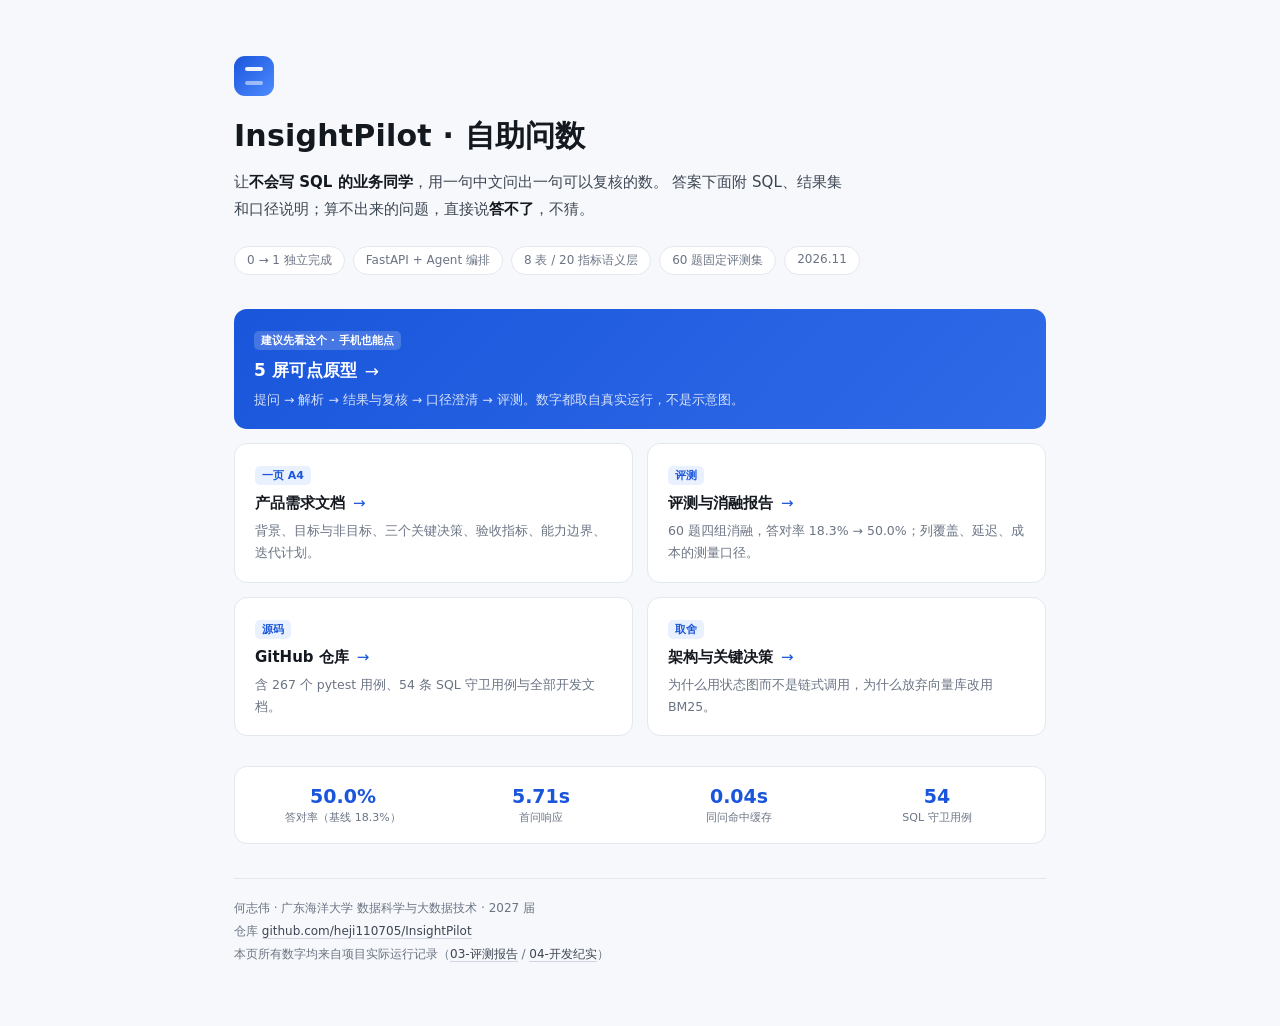
<file: index.html>
<!DOCTYPE html>
<html lang="zh-CN">
<head>
<meta charset="UTF-8">
<meta name="viewport" content="width=device-width, initial-scale=1">
<title>InsightPilot · 自助问数</title>
<style>
  :root{
    --blue:#1a56db; --blue-weak:#eaf1fe; --ink:#14181f; --ink2:#3d4653;
    --mut:#6b7484; --line:#e3e8ef; --bg:#f6f8fb;
  }
  *{box-sizing:border-box}
  html,body{margin:0;padding:0;background:var(--bg);color:var(--ink);overflow-x:hidden;
    font-family:"Microsoft YaHei","PingFang SC",system-ui,-apple-system,sans-serif;
    -webkit-font-smoothing:antialiased;}
  .wrap{max-width:860px;margin:0 auto;padding:56px 24px 60px;}

  .logo{width:40px;height:40px;border-radius:11px;background:linear-gradient(135deg,#1a56db,#4f8bff);
    position:relative;margin-bottom:20px;}
  .logo::after{content:"";position:absolute;inset:11px 11px auto;height:4px;border-radius:2px;background:#fff;opacity:.92;}
  .logo::before{content:"";position:absolute;left:11px;right:11px;bottom:11px;height:4px;border-radius:2px;background:#fff;opacity:.5;}

  h1{font-size:30px;line-height:1.35;margin:0 0 12px;letter-spacing:.2px;font-weight:700;}
  .lead{font-size:15px;line-height:1.85;color:var(--ink2);margin:0 0 8px;max-width:620px;}
  .lead b{color:var(--ink);font-weight:700;}

  .meta{display:flex;flex-wrap:wrap;gap:8px;margin:22px 0 34px;}
  .tag{font-size:12px;color:var(--mut);background:#fff;border:1px solid var(--line);
    border-radius:999px;padding:5px 12px;}

  .grid{display:grid;grid-template-columns:1fr 1fr;gap:14px;}
  .card{display:block;text-decoration:none;color:inherit;background:#fff;border:1px solid var(--line);
    border-radius:13px;padding:20px 20px 18px;transition:.18s;position:relative;overflow:hidden;}
  .card:hover{border-color:#c3d5f7;box-shadow:0 8px 24px rgba(26,86,219,.09);transform:translateY(-2px);}
  .card .t{font-size:15px;font-weight:700;margin:0 0 7px;display:flex;align-items:center;gap:8px;}
  .card .t .arw{color:var(--blue);font-weight:400;transition:.18s;}
  .card:hover .t .arw{transform:translateX(3px);}
  .card .d{font-size:12.5px;line-height:1.75;color:var(--mut);margin:0;}
  .card .k{display:inline-block;font-size:11px;color:var(--blue);background:var(--blue-weak);
    border-radius:5px;padding:2px 7px;font-weight:700;margin-bottom:9px;}

  .card.main{grid-column:1 / -1;background:linear-gradient(135deg,#1a56db,#2f6ae8);border:0;color:#fff;}
  .card.main .t{color:#fff;font-size:17px;}
  .card.main .d{color:rgba(255,255,255,.82);}
  .card.main .k{background:rgba(255,255,255,.18);color:#fff;}
  .card.main .t .arw{color:#fff;}
  .card.main:hover{box-shadow:0 12px 30px rgba(26,86,219,.28);}

  .nums{display:grid;grid-template-columns:repeat(4,1fr);gap:10px;margin:30px 0 0;
    background:#fff;border:1px solid var(--line);border-radius:13px;padding:18px 14px;}
  .nums div{text-align:center;}
  .nums .v{font-size:19px;font-weight:700;color:var(--blue);font-variant-numeric:tabular-nums;}
  .nums .l{font-size:11px;color:var(--mut);margin-top:3px;}

  .foot{margin-top:34px;padding-top:18px;border-top:1px solid var(--line);
    font-size:12px;color:var(--mut);line-height:1.9;}
  .foot a{color:var(--ink2);text-decoration:none;border-bottom:1px solid #cfd6e2;}
  .foot a:hover{color:var(--blue);border-color:var(--blue);}

  @media (max-width:640px){
    .wrap{padding:34px 16px 40px}
    h1{font-size:23px}
    .lead{font-size:13.5px;line-height:1.8}
    .grid{grid-template-columns:1fr;gap:11px}
    .card{padding:16px 16px 15px}
    .card .t{font-size:14px}
    .nums{grid-template-columns:repeat(2,1fr);gap:16px 10px;padding:16px 10px}
    .nums .v{font-size:17px}
    .meta{margin:18px 0 26px}
  }
</style>
</head>
<body>
<div class="wrap">

  <div class="logo"></div>
  <h1>InsightPilot · 自助问数</h1>
  <p class="lead">
    让<b>不会写 SQL 的业务同学</b>，用一句中文问出一句可以复核的数。
    答案下面附 SQL、结果集和口径说明；算不出来的问题，直接说<b>答不了</b>，不猜。
  </p>

  <div class="meta">
    <span class="tag">0 → 1 独立完成</span>
    <span class="tag">FastAPI + Agent 编排</span>
    <span class="tag">8 表 / 20 指标语义层</span>
    <span class="tag">60 题固定评测集</span>
    <span class="tag">2026.11</span>
  </div>

  <div class="grid">
    <a class="card main" href="prototype/index.html">
      <span class="k">建议先看这个 · 手机也能点</span>
      <p class="t">5 屏可点原型 <span class="arw">→</span></p>
      <p class="d">提问 → 解析 → 结果与复核 → 口径澄清 → 评测。数字都取自真实运行，不是示意图。</p>
    </a>

    <a class="card" href="InsightPilot-PRD-v1.0.pdf" target="_blank">
      <span class="k">一页 A4</span>
      <p class="t">产品需求文档 <span class="arw">→</span></p>
      <p class="d">背景、目标与非目标、三个关键决策、验收指标、能力边界、迭代计划。</p>
    </a>

    <a class="card" href="https://github.com/heji110705/InsightPilot/blob/main/docs/03-评测报告.md" target="_blank">
      <span class="k">评测</span>
      <p class="t">评测与消融报告 <span class="arw">→</span></p>
      <p class="d">60 题四组消融，答对率 18.3% → 50.0%；列覆盖、延迟、成本的测量口径。</p>
    </a>

    <a class="card" href="https://github.com/heji110705/InsightPilot" target="_blank" rel="noopener">
      <span class="k">源码</span>
      <p class="t">GitHub 仓库 <span class="arw">→</span></p>
      <p class="d">含 267 个 pytest 用例、54 条 SQL 守卫用例与全部开发文档。</p>
    </a>

    <a class="card" href="https://github.com/heji110705/InsightPilot/blob/main/docs/02-架构与取舍.md" target="_blank">
      <span class="k">取舍</span>
      <p class="t">架构与关键决策 <span class="arw">→</span></p>
      <p class="d">为什么用状态图而不是链式调用，为什么放弃向量库改用 BM25。</p>
    </a>
  </div>

  <div class="nums">
    <div><div class="v">50.0%</div><div class="l">答对率（基线 18.3%）</div></div>
    <div><div class="v">5.71s</div><div class="l">首问响应</div></div>
    <div><div class="v">0.04s</div><div class="l">同问命中缓存</div></div>
    <div><div class="v">54</div><div class="l">SQL 守卫用例</div></div>
  </div>

  <div class="foot">
    何志伟 · 广东海洋大学 数据科学与大数据技术 · 2027 届<br>
    仓库 <a href="https://github.com/heji110705/InsightPilot" target="_blank" rel="noopener">github.com/heji110705/InsightPilot</a>
    <br>本页所有数字均来自项目实际运行记录（<a href="https://github.com/heji110705/InsightPilot/blob/main/docs/03-评测报告.md" target="_blank" rel="noopener">03-评测报告</a> / <a href="https://github.com/heji110705/InsightPilot/blob/main/docs/04-开发纪实.md" target="_blank" rel="noopener">04-开发纪实</a>）
  </div>

</div>
</body>
</html>
</file>
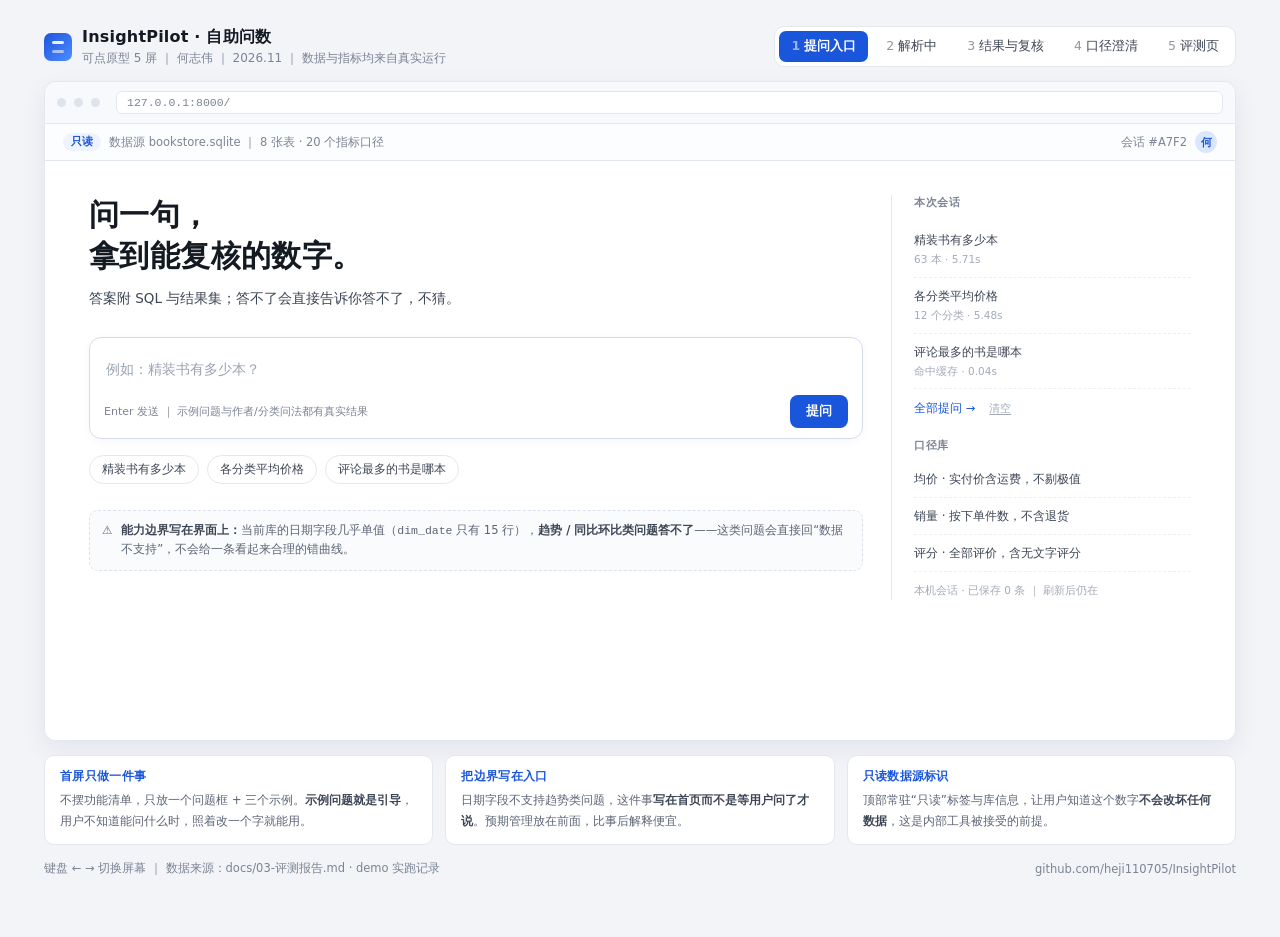
<file: prototype/index.html>
<!DOCTYPE html>
<html lang="zh-CN">
<head>
<meta charset="utf-8">
<meta name="viewport" content="width=device-width, initial-scale=1">
<title>InsightPilot · 可点原型（5 屏）</title>
<link rel="icon" href="data:image/svg+xml,%3Csvg xmlns=%22http://www.w3.org/2000/svg%22 viewBox=%220 0 32 32%22%3E%3Crect width=%2232%22 height=%2232%22 rx=%228%22 fill=%22%231a56db%22/%3E%3Crect x=%228%22 y=%229%22 width=%2216%22 height=%223%22 rx=%221.5%22 fill=%22%23fff%22/%3E%3Crect x=%228%22 y=%2220%22 width=%2216%22 height=%223%22 rx=%221.5%22 fill=%22%23fff%22 opacity=%22.55%22/%3E%3C/svg%3E">
<style>
  :root{
    --blue:#1a56db; --blue-weak:#eef4ff; --ink:#141a22; --ink2:#3d4655; --mut:#7b8494;
    --line:#e3e8ef; --bg:#f2f4f8; --ok:#0f7b4f; --ok-weak:#e9f7f0; --warn:#a8620a; --warn-weak:#fdf4e3;
  }
  *{box-sizing:border-box}
  html,body{margin:0;padding:0;background:var(--bg);color:var(--ink);
    font-family:"Microsoft YaHei","PingFang SC",system-ui,-apple-system,sans-serif;}
  .wrap{max-width:1240px;margin:0 auto;padding:26px 24px 60px;}

  /* 顶部 */
  .top{display:flex;align-items:flex-end;justify-content:space-between;gap:20px;flex-wrap:wrap;margin-bottom:14px;}
  .brand{display:flex;align-items:center;gap:10px;}
  .logo{width:28px;height:28px;border-radius:7px;background:linear-gradient(135deg,#1a56db,#4f8bff);position:relative;}
  .logo::after{content:"";position:absolute;inset:8px 8px auto;height:3px;border-radius:2px;background:#fff;opacity:.9;}
  .logo::before{content:"";position:absolute;left:8px;right:8px;bottom:8px;height:3px;border-radius:2px;background:#fff;opacity:.55;}
  h1.title{font-size:16px;margin:0;font-weight:700;letter-spacing:.2px;}
  .sub{font-size:12px;color:var(--mut);margin-top:2px;}
  .tabs{display:flex;gap:6px;background:#fff;border:1px solid var(--line);padding:4px;border-radius:10px;}
  .tab{border:0;background:transparent;font-family:inherit;font-size:12.5px;color:var(--ink2);
    padding:7px 12px;border-radius:7px;cursor:pointer;transition:.15s;white-space:nowrap;}
  .tab:hover{background:#f4f6fa;}
  .tab.on{background:var(--blue);color:#fff;font-weight:700;}
  .tab .n{opacity:.55;margin-right:4px;font-variant-numeric:tabular-nums;}

  /* 画板 */
  .board{background:#fff;border:1px solid var(--line);border-radius:12px;overflow:hidden;box-shadow:0 8px 26px rgba(18,28,45,.07);}
  .chrome{display:flex;align-items:center;gap:8px;padding:9px 12px;background:#f7f9fc;border-bottom:1px solid var(--line);}
  .dot{width:9px;height:9px;border-radius:50%;background:#dfe4ec;}
  .url{flex:1;margin-left:8px;font-size:11.5px;color:var(--mut);background:#fff;border:1px solid var(--line);
    border-radius:6px;padding:4px 10px;font-family:ui-monospace,Consolas,monospace;}
  .stage{position:relative;height:616px;background:#fff;overflow:hidden;}
  .screen{position:absolute;inset:0;display:none;flex-direction:column;}
  .screen.on{display:flex;}

  /* 通用组件 */
  .sbar{display:flex;align-items:center;justify-content:space-between;padding:7px 18px;border-bottom:1px solid var(--line);
    font-size:11.5px;color:var(--mut);background:#fcfdfe;}
  .sbar .l{display:flex;align-items:center;gap:8px;}
  .pill{background:var(--blue-weak);color:var(--blue);border-radius:999px;padding:2px 8px;font-size:10.5px;font-weight:700;}
  .pill.ok{background:var(--ok-weak);color:var(--ok);}
  .pill.warn{background:var(--warn-weak);color:var(--warn);}
  .ava{width:22px;height:22px;border-radius:50%;background:#dbe6ff;color:var(--blue);font-size:11px;
    display:grid;place-items:center;font-weight:700;}

  /* S1 首页 */
  .hero{flex:1;display:grid;grid-template-columns:1fr 300px;gap:28px;padding:34px 44px 26px;align-items:start;}
  .hero h2{font-size:30px;line-height:1.35;margin:0 0 10px;letter-spacing:.4px;}
  .hero p.lead{font-size:13.5px;color:var(--ink2);line-height:1.85;margin:0 0 26px;}
  .askbox{border:1.5px solid #d6dde8;border-radius:12px;padding:14px 14px 10px;background:#fff;
    box-shadow:0 2px 10px rgba(20,30,50,.04);}
  .askbox .ph{font-size:13.5px;color:#9aa4b2;padding:6px 2px 16px;}
  .askrow{display:flex;align-items:center;justify-content:space-between;}
  .askrow .hint{font-size:11px;color:var(--mut);}
  .btn{background:var(--blue);color:#fff;border:0;border-radius:8px;padding:8px 16px;font-size:12.5px;
    font-family:inherit;font-weight:700;cursor:pointer;}
  .btn.ghost{background:#fff;color:var(--ink2);border:1px solid var(--line);font-weight:400;}
  .chips{display:flex;gap:8px;margin-top:16px;flex-wrap:wrap;}
  .chipx{border:1px solid var(--line);background:#fff;border-radius:999px;padding:6px 12px;font-size:11.5px;
    color:var(--ink2);cursor:pointer;}
  .chipx:hover{border-color:#bcd0f5;color:var(--blue);}
  .edge{margin-top:26px;display:flex;gap:9px;align-items:flex-start;background:#fafbfd;border:1px dashed #dbe1ea;
    border-radius:9px;padding:10px 12px;font-size:11.5px;color:#5b6575;line-height:1.7;}
  .edge b{color:#3d4655;}
  .side{border-left:1px solid var(--line);padding-left:22px;}
  .side h4{font-size:11px;color:var(--mut);font-weight:700;letter-spacing:.6px;margin:0 0 12px;text-transform:uppercase;}
  .qitem{padding:9px 0;border-bottom:1px dashed #eceff4;font-size:12px;color:var(--ink2);line-height:1.5;}
  .qitem span{display:block;font-size:10.5px;color:#a2abb8;margin-top:3px;}

  /* S2 解析 */
  .qbar{padding:22px 34px 16px;border-bottom:1px solid var(--line);}
  .bubble{display:inline-block;background:var(--blue);color:#fff;font-size:13.5px;padding:10px 15px;border-radius:12px 12px 12px 3px;}
  .split{flex:1;display:grid;grid-template-columns:1fr 340px;gap:0;overflow:hidden;}
  .steps{padding:20px 30px;overflow:auto;}
  .step{display:flex;gap:12px;padding:11px 0;position:relative;}
  .step:not(:last-child)::before{content:"";position:absolute;left:9px;top:32px;bottom:-2px;width:1.5px;background:#e8ecf2;}
  .mk{width:19px;height:19px;border-radius:50%;flex:0 0 19px;display:grid;place-items:center;font-size:10px;
    background:#e8ecf2;color:#9aa4b2;font-weight:700;z-index:1;}
  .step.done .mk{background:var(--ok);color:#fff;}
  .step.run .mk{background:var(--blue);color:#fff;}
  .step h5{margin:1px 0 3px;font-size:12.8px;font-weight:700;color:var(--ink);}
  .step p{margin:0;font-size:11.5px;color:#6b7484;line-height:1.65;}
  .step.todo h5,.step.todo p{color:#a8b1bd;}
  .spin{display:inline-block;width:9px;height:9px;border:1.6px solid rgba(255,255,255,.45);
    border-top-color:#fff;border-radius:50%;animation:sp .8s linear infinite;}
  @keyframes sp{to{transform:rotate(360deg)}}
  .trace{border-left:1px solid var(--line);background:#fbfcfe;padding:16px 18px;overflow:auto;}
  .trace h4{font-size:10.5px;color:var(--mut);margin:0 0 10px;letter-spacing:.6px;}
  .log{font-family:ui-monospace,Consolas,monospace;font-size:10.5px;line-height:1.9;color:#54606f;white-space:pre-wrap;}

  /* S3 结果 */
  .res{flex:1;display:grid;grid-template-columns:1fr 300px;overflow:hidden;}
  .resmain{padding:22px 32px;overflow:auto;}
  .sum{font-size:12.5px;color:var(--mut);}
  .big{font-size:52px;font-weight:700;line-height:1.05;letter-spacing:-1px;margin:6px 0 4px;}
  .big small{font-size:15px;font-weight:400;color:var(--ink2);letter-spacing:0;margin-left:8px;}
  .concl{font-size:13.5px;line-height:1.8;color:var(--ink);margin:2px 0 16px;}
  table.rt{width:100%;border-collapse:collapse;font-size:12px;margin-top:4px;}
  table.rt th{background:#f6f8fb;color:#4a5566;font-weight:700;text-align:left;padding:7px 10px;border-bottom:1px solid var(--line);}
  table.rt td{padding:8px 10px;border-bottom:1px solid #f0f3f7;font-variant-numeric:tabular-nums;}
  .meta2{font-size:10.5px;color:#9aa4b2;margin-top:6px;}
  .code{margin-top:14px;background:#0f1720;border-radius:9px;padding:12px 14px;position:relative;}
  .code .t{font-size:10px;color:#7f8c9b;letter-spacing:.8px;margin-bottom:7px;}
  .code pre{margin:0;font-family:ui-monospace,Consolas,monospace;font-size:11.5px;line-height:1.75;color:#d6e2f0;white-space:pre-wrap;}
  .code .k{color:#7fb3ff;} .code .s{color:#8fd6a8;}
  .note{margin-top:12px;font-size:11px;color:#6b7484;line-height:1.8;background:#fafbfd;border-radius:8px;padding:9px 11px;border:1px solid #eef1f6;}
  .note b{color:var(--ink2);}
  .acts{display:flex;gap:8px;margin-top:14px;}
  .act{font-size:11.5px;color:var(--ink2);border:1px solid var(--line);background:#fff;border-radius:7px;padding:6px 11px;cursor:pointer;}

  /* S4 澄清 */
  .clar{padding:24px 34px;flex:1;overflow:auto;}
  .warnbar{display:flex;gap:10px;background:var(--warn-weak);border:1px solid #f3e2c0;border-radius:9px;
    padding:11px 13px;font-size:12px;color:#7a4a06;line-height:1.7;margin:16px 0 6px;}
  .opts{display:grid;gap:9px;margin-top:14px;}
  .opt{display:flex;align-items:flex-start;gap:11px;border:1.4px solid var(--line);border-radius:10px;padding:12px 14px;cursor:pointer;background:#fff;}
  .opt.on{border-color:var(--blue);background:#f7faff;}
  .radio{width:15px;height:15px;border-radius:50%;border:1.6px solid #c8d1de;flex:0 0 15px;margin-top:2px;position:relative;}
  .opt.on .radio{border-color:var(--blue);}
  .opt.on .radio::after{content:"";position:absolute;inset:3.2px;border-radius:50%;background:var(--blue);}
  .opt h5{margin:0 0 3px;font-size:12.8px;}
  .opt p{margin:0;font-size:11.3px;color:#6b7484;line-height:1.6;}
  .footbar{margin-top:20px;display:flex;align-items:center;justify-content:space-between;gap:12px;
    border-top:1px solid var(--line);padding-top:14px;}

  /* S5 评测 */
  .eval{padding:22px 32px;flex:1;overflow:auto;}
  .cards{display:grid;grid-template-columns:repeat(4,1fr);gap:12px;}
  .kpi{border:1px solid var(--line);border-radius:10px;padding:13px 14px;background:#fff;}
  .kpi .lb{font-size:10.5px;color:var(--mut);letter-spacing:.4px;}
  .kpi .v{font-size:24px;font-weight:700;margin-top:5px;letter-spacing:-.5px;}
  .kpi .d{font-size:10.5px;color:var(--ok);margin-top:3px;}
  table.ev{width:100%;border-collapse:collapse;font-size:12px;margin-top:18px;}
  table.ev th{background:#f6f8fb;color:#4a5566;text-align:left;padding:8px 10px;border-bottom:1px solid var(--line);font-size:11.5px;}
  table.ev td{padding:8px 10px;border-bottom:1px solid #f0f3f7;font-variant-numeric:tabular-nums;}
  table.ev tr.best td{background:#f4fbf7;font-weight:700;}
  .cap{font-size:11px;color:#6b7484;margin-top:12px;line-height:1.8;}
  .bars{display:grid;grid-template-columns:repeat(6,1fr);gap:14px;margin-top:10px;align-items:end;}
  .bar .bt{height:64px;background:#f1f4f9;border-radius:5px;display:flex;align-items:flex-end;overflow:hidden;}
  .bar .bt i{display:block;width:100%;background:linear-gradient(180deg,#4f8bff,#1a56db);border-radius:5px;transition:.3s;}
  .bar span{display:block;text-align:center;font-size:10.5px;color:#7b8494;margin-top:5px;font-variant-numeric:tabular-nums;}

  /* 说明区 */
  .notes{margin-top:14px;display:grid;grid-template-columns:repeat(3,1fr);gap:12px;}
  .ncard{background:#fff;border:1px solid var(--line);border-radius:10px;padding:13px 15px;}
  .ncard h6{margin:0 0 6px;font-size:11.5px;color:var(--blue);letter-spacing:.3px;}
  .ncard p{margin:0;font-size:11.8px;color:#5b6575;line-height:1.75;}
  .ncard p b{color:var(--ink2);}
  .foot{display:flex;justify-content:space-between;align-items:center;margin-top:16px;font-size:11.5px;color:var(--mut);}
  @media (max-width:1100px){
    .stage{height:auto;min-height:616px}
    .hero,.split,.res{grid-template-columns:1fr}
    .side,.trace{border-left:0;border-top:1px solid var(--line)}
    .cards{grid-template-columns:repeat(2,1fr)}
    .notes{grid-template-columns:1fr}
  }

  /* 手机：HR 大概率用手机点开，优先保证不溢出、能读、能点 */
  @media (max-width:640px){
    html,body{overflow-x:hidden;max-width:100vw}
    .wrap{padding:14px 12px 34px}
    .top{margin-bottom:10px;gap:10px}
    h1.title{font-size:15px}
    .sub{font-size:11px;line-height:1.5}
    .tabs{width:100%;flex-wrap:wrap;gap:6px;justify-content:flex-start;overflow:visible}
    .tabs::-webkit-scrollbar{display:none}
    .tab{flex:0 0 auto;font-size:12px;padding:7px 10px}
    .stage{height:auto;min-height:0;overflow:visible}
    .screen{position:static;inset:auto}
    .hero{padding:20px 16px 18px;gap:18px}
    .hero h2{font-size:22px;line-height:1.42;margin-bottom:8px}
    .hero p.lead{font-size:12.5px;line-height:1.75;margin-bottom:18px}
    .side{padding-left:0;padding-top:16px}
    .split,.res{overflow:visible}
    .res>*,.split>*{min-width:0}
    .trace{padding:12px 14px;border-left:0}
    .cards{grid-template-columns:1fr}
    .notes{grid-template-columns:1fr}
    .sbar{padding:6px 12px;gap:8px;flex-wrap:wrap}
    table{font-size:11px}
    td,th{padding:5px 6px}
    pre,.sql,.code,code{font-size:11px;overflow-x:auto}
    .board{border-radius:10px}
    .chrome{padding:7px 10px}
    .url{font-size:10.5px;padding:3px 8px}
    img{max-width:100%}
    .acts{flex-wrap:wrap;gap:7px}
    .act{flex:0 0 auto;white-space:nowrap;font-size:11px;padding:6px 10px}
  }
  /* ---------- 会话存储（本机持久化） ---------- */
  .askbox input.qin{width:100%;border:0;outline:0;background:transparent;font-family:inherit;
    font-size:13.5px;color:var(--ink);padding:6px 2px 14px;line-height:1.7;}
  .askbox input.qin::placeholder{color:#9aa4b2;}
  .askbox.err{border-color:#e2b0a6;background:#fffbfa;}
  .qmsg{font-size:11.5px;line-height:1.65;padding:7px 10px;border-radius:6px;margin-top:10px;
    background:#fdf2ef;border-left:2.5px solid #d97757;color:#8f3a26;}
  .qmsg.ok{background:#eff8f3;border-left-color:#35a06a;color:#1f6b45;}
  .qmsg b{font-weight:700;}
  .sidenote{font-size:10.5px;color:#a2abb8;margin-top:10px;line-height:1.65;}
  .clearx{font-size:10.5px;color:#a2abb8;cursor:pointer;border:0;background:0;padding:0;
    font-family:inherit;text-decoration:underline;text-underline-offset:2px;}
  .clearx:hover{color:#d97757;}
  .qitem.mine span{color:#4f7fbf;}
  .qitem.miss span{color:#c0705a;}
  .flash{animation:fl 1.2s ease;}
  @keyframes fl{0%{background:#eef4ff}100%{background:transparent}}

  /* ---------- 结果卡（提问后主区出答案） ---------- */
  .rcard{margin-top:14px;border:1px solid #dde4ee;border-radius:12px;background:#fff;
    box-shadow:0 6px 20px rgba(20,30,50,.06);overflow:hidden;animation:rc .18s ease}
  @keyframes rc{from{opacity:0;transform:translateY(4px)}to{opacity:1;transform:none}}
  .rhead{display:flex;align-items:center;justify-content:space-between;gap:10px;padding:10px 14px;
    background:#f7f9fc;border-bottom:1px solid var(--line)}
  .rq{font-size:12.5px;font-weight:700;color:var(--ink);line-height:1.5}
  .rq::before{content:"问";color:#9aa4b2;font-weight:400;margin-right:6px;font-size:10.5px}
  .rpills{display:flex;align-items:center;gap:8px;font-size:11px;color:var(--mut);white-space:nowrap}
  .rbody{padding:14px 16px 13px}
  .rcard .big{font-size:40px;margin:3px 0 2px}
  .rcard .concl{margin:4px 0 12px;font-size:13px;line-height:1.75}
  .rcard table.rt{margin-top:0}
  .rcard .meta2{margin-top:8px}
  .rcard .note{margin-top:10px}
  .sqlwrap{margin-top:10px;border:1px solid var(--line);border-radius:8px;overflow:hidden}
  .sqlwrap>summary{cursor:pointer;list-style:none;font-size:11.5px;color:var(--ink2);padding:8px 11px;background:#fafbfd}
  .sqlwrap>summary::-webkit-details-marker{display:none}
  .sqlwrap>summary::before{content:"▸ ";color:var(--mut)}
  .sqlwrap[open]>summary::before{content:"▾ "}
  .sqlwrap .code{margin:0;border-radius:0}
  .racts{display:flex;gap:8px;margin-top:12px;flex-wrap:wrap}
  .act2{font-family:inherit;font-size:11.5px;color:var(--ink2);border:1px solid var(--line);background:#fff;
    border-radius:7px;padding:6px 11px;cursor:pointer}
  .act2:hover{border-color:#bcd0f5;color:var(--blue)}
  .rcard.miss{border-color:#f0d5cc}
  .rcard.miss .rhead{background:#fdf4f0;border-bottom-color:#f0dcd4}
  .hero.answered{padding-top:20px}
  .hero.answered h2,.hero.answered .lead,.hero.answered .edge{display:none}
  .stage.tall{height:auto;min-height:616px}
  .stage.tall .screen{position:static;inset:auto}
  .clearx.arm{color:#d97757;font-weight:700;text-decoration:none}
  .toast{position:fixed;left:50%;bottom:28px;transform:translateX(-50%) translateY(8px);background:#141a22;
    color:#fff;font-size:12px;padding:9px 14px;border-radius:8px;opacity:0;pointer-events:none;
    transition:.2s;z-index:99;max-width:82vw;text-align:center;line-height:1.6}
  .toast.on{opacity:.95;transform:translateX(-50%)}
</style>
</head>
<body>
<div class="wrap">

  <div class="top">
    <div class="brand">
      <div class="logo"></div>
      <div>
        <h1 class="title">InsightPilot · 自助问数</h1>
        <div class="sub">可点原型 5 屏 ｜ 何志伟 ｜ 2026.11 ｜ 数据与指标均来自真实运行</div>
      </div>
    </div>
    <div class="tabs" id="tabs">
      <button class="tab on" data-i="0"><span class="n">1</span>提问入口</button>
      <button class="tab" data-i="1"><span class="n">2</span>解析中</button>
      <button class="tab" data-i="2"><span class="n">3</span>结果与复核</button>
      <button class="tab" data-i="3"><span class="n">4</span>口径澄清</button>
      <button class="tab" data-i="4"><span class="n">5</span>评测页</button>
    </div>
  </div>

  <div class="board">
    <div class="chrome">
      <div class="dot"></div><div class="dot"></div><div class="dot"></div>
      <div class="url" id="url">127.0.0.1:8000/</div>
    </div>

    <div class="stage" id="stage">

      <!-- ============ 1 首页 ============ -->
      <section class="screen on">
        <div class="sbar">
          <div class="l"><span class="pill">只读</span><span>数据源 bookstore.sqlite ｜ 8 张表 · 20 个指标口径</span></div>
          <div class="l"><span>会话 #A7F2</span><span class="ava">何</span></div>
        </div>
        <div class="hero">
          <div>
            <h2>问一句，<br>拿到能复核的数字。</h2>
            <p class="lead">答案附 SQL 与结果集；答不了会直接告诉你答不了，不猜。</p>
            <div class="askbox" id="askbox">
              <input class="qin" id="qin" type="text" autocomplete="off" spellcheck="false"
                     placeholder="例如：精装书有多少本？" aria-label="输入你的问题">
              <div class="askrow">
                <div class="hint">Enter 发送 ｜ 示例问题与作者/分类问法都有真实结果</div>
                <button class="btn" id="askbtn">提问</button>
              </div>
            </div>
            <div class="qmsg" id="qmsg" hidden></div>
            <div id="rcard" hidden aria-live="polite"></div>
            <div class="chips">
              <div class="chipx">精装书有多少本</div>
              <div class="chipx">各分类平均价格</div>
              <div class="chipx">评论最多的书是哪本</div>
            </div>
            <div class="edge">
              <div>⚠</div>
              <div><b>能力边界写在界面上：</b>当前库的日期字段几乎单值（<code>dim_date</code> 只有 15 行），<b>趋势 / 同比环比类问题答不了</b>——这类问题会直接回“数据不支持”，不会给一条看起来合理的错曲线。</div>
            </div>
          </div>
          <div class="side">
            <h4>本次会话</h4>
            <div id="turns"></div>
            <div style="margin-top:12px;display:flex;align-items:center;gap:14px">
              <span style="font-size:11.5px;color:var(--blue)">全部提问 →</span>
              <button class="clearx" id="clear" type="button">清空</button>
            </div>
            <h4 style="margin:22px 0 8px">口径库</h4>
            <div id="calibers"></div>
            <div class="sidenote" id="storenote">会话记录加载中…</div>
          </div>
        </div>
      </section>

      <!-- ============ 2 解析中 ============ -->
      <section class="screen">
        <div class="qbar"><div class="bubble">精装书有多少本？</div></div>
        <div class="split">
          <div class="steps">
            <div class="step done"><div class="mk">✓</div><div><h5>理解意图</h5><p>query ｜ 单轮问数 ｜ 无歧义，直接进入取数</p></div></div>
            <div class="step done"><div class="mk">✓</div><div><h5>召回语义层</h5><p>8 张表卡片命中 3 张 ｜ 20 个指标命中 2 个 ｜ 24 条范例 SQL 取 2 条 ｜ token 预算裁剪后 1.8k</p></div></div>
            <div class="step done"><div class="mk">✓</div><div><h5>生成 SQL</h5><p>选中 <code>dim_book</code>，投影 binding + count，条件 binding = '精装'</p></div></div>
            <div class="step done"><div class="mk">✓</div><div><h5>安全校验</h5><p>单条 SELECT ✓ ｜ 表白名单 ✓ ｜ 无 CTE ｜ 已补 LIMIT 5000 ｜ 只读连接</p></div></div>
            <div class="step run"><div class="mk"><span class="spin"></span></div><div><h5>执行查询</h5><p>只读 URI 执行中…</p></div></div>
            <div class="step todo"><div class="mk">6</div><div><h5>解读与自检</h5><p>判型 → 选图 → 结论绑定结果集 → Critic 三查</p></div></div>
            <div class="note" style="margin-left:31px;margin-top:6px">本次执行限时 30s；超时会中止并保留 trace，不会留下半截结果。</div>
          </div>
          <div class="trace">
            <h4>实时 TRACE</h4>
            <div class="log">[00.00] intent       query / single
[00.31] recall       tables=3 metrics=2
[00.31] recall       fewshots=2 tokens=1832
[00.94] sql_gen      dim_book / 42 tok
[00.95] guard        select=1 tables=ok
[00.96] guard        limit=5000 readonly
[01.02] execute      running ...
</div>
          </div>
        </div>
      </section>

      <!-- ============ 3 结果 ============ -->
      <section class="screen">
        <div class="sbar">
          <div class="l"><span>精装书有多少本？</span></div>
          <div class="l"><span class="pill ok">已复核</span><span>5.71s</span></div>
        </div>
        <div class="res">
          <div class="resmain">
            <div class="sum">共 1 行结果</div>
            <div class="big">63<small>本</small></div>
            <div class="concl">当前库共有 <b>63 本精装书</b>，占全部 250 本图书的 25.2%。</div>

            <table class="rt">
              <tr><th style="width:45%">binding（装帧）</th><th>count</th></tr>
              <tr><td>精装</td><td>63</td></tr>
            </table>
            <div class="meta2">返回 1 行 · 耗时 5.71s · 缓存未命中 · 扫描 250 行</div>

            <div class="code">
              <div class="t">生成的 SQL（可复制复核）</div>
<pre><span class="k">SELECT</span> COUNT(*) <span class="k">AS</span> count
<span class="k">FROM</span> dim_book
<span class="k">WHERE</span> binding = <span class="s">'精装'</span>;</pre>
            </div>

            <div class="note"><b>口径脚注：</b>装帧取自 <code>dim_book.binding</code>，“精装”不含“精装典藏”等变体；统计范围为全部 250 本图书，不做时间过滤。</div>

            <div class="acts">
              <div class="act">复制 SQL</div><div class="act">导出 CSV</div><div class="act">看执行计划</div><div class="act">换口径重算</div><div class="act">看本轮 trace</div>
            </div>
            <div style="margin-top:20px;font-size:11px;color:#9aa4b2;letter-spacing:.4px">你可能还想问</div>
            <div class="chips" style="margin-top:8px">
              <div class="chipx">平装有多少本</div>
              <div class="chipx">精装与平装的平均价格差多少</div>
              <div class="chipx">精装书里评分最高的是哪本</div>
            </div>
          </div>
          <div class="trace">
            <h4>本轮节点耗时</h4>
            <div class="log">intent      310 ms
recall      630 ms
sql_gen     630 ms
guard        20 ms
execute    4120 ms
interpret    — 
</div>
            <div style="margin-top:14px;font-size:11px;color:#6b7484;line-height:1.8">
              数字由代码计算并回查结果集，模型不口述数字；自检不通过会打回重算。
            </div>
          </div>
        </div>
      </section>

      <!-- ============ 4 口径澄清 ============ -->
      <section class="screen">
        <div class="qbar"><div class="bubble">各分类平均价格</div></div>
        <div class="clar">
          <div class="warnbar">
            <div>◐</div>
            <div><b>已采用默认口径并标注：</b>均价 = 实付价（含运费），不剔除极值。结果会带这句脚注；如需调整可在下方切换，或直接按默认出结果。</div>
          </div>

          <div class="opts">
            <label class="opt on"><div class="radio"></div><div>
              <h5>默认口径（推荐）</h5>
              <p>均价 = 实付价含运费；不剔除极值；统计全部在架图书。与团队既有报表口径一致。</p>
            </div></label>
            <label class="opt"><div class="radio"></div><div>
              <h5>剔除极值（1% – 99%）</h5>
              <p>适合比较不同分类的价格中枢，避免单品极端价格拉高均值。</p>
            </div></label>
            <label class="opt"><div class="radio"></div><div>
              <h5>仅统计在架图书</h5>
              <p>排除下架与缺货书目，适合对外汇报。</p>
            </div></label>
          </div>

          <div class="footbar">
            <div style="font-size:11.3px;color:#6b7484;line-height:1.7;max-width:440px">
              只有<b>涉及不同表、会算错数</b>时才回问用户；其余一律给默认口径 + 脚注。
              连问三次以上，用户就不会再用第二次。
            </div>
            <div style="display:flex;gap:8px">
              <button class="btn ghost">改完再算</button>
              <button class="btn">按默认口径出结果</button>
            </div>
          </div>
        </div>
      </section>

      <!-- ============ 5 评测页 ============ -->
      <section class="screen">
        <div class="sbar">
          <div class="l"><span>评测 /eval</span><span class="pill">60 题 × 4 配置 × 2 轮</span></div>
          <div class="l"><span>最近一次：2026.11</span></div>
        </div>
        <div class="eval">
          <div class="cards">
            <div class="kpi"><div class="lb">答对率 EX</div><div class="v">50.0%</div><div class="d">规则基线 18.3% → 2.7×</div></div>
            <div class="kpi"><div class="lb">p50 延迟</div><div class="v">5.75s</div><div class="d">同问命中缓存 0.04s</div></div>
            <div class="kpi"><div class="lb">单题成本</div><div class="v">¥0.0052</div><div class="d">全链路 token 记账</div></div>
            <div class="kpi"><div class="lb">安全用例</div><div class="v">54 / 54</div><div class="d">写操作 / ATTACH / PRAGMA 全拦截</div></div>
          </div>

          <table class="ev">
            <tr><th style="width:34%">配置</th><th>答对率 EX</th><th>p50</th><th>单题成本</th></tr>
            <tr class="best"><td>full（完整 6 Agent）</td><td>50.0%（30/60）</td><td>5748 ms</td><td>¥0.0052</td></tr>
            <tr><td>no_critic（关闭自检）</td><td>50.0%（30/60）</td><td>5391 ms</td><td>¥0.0052</td></tr>
            <tr><td>no_schema（去掉相关性排序）</td><td>46.7%（28/60）</td><td>5616 ms</td><td>¥0.0056</td></tr>
            <tr><td>single（单 Agent）</td><td>45.0%（27/60）</td><td>—</td><td>—</td></tr>
            <tr><td>规则基线（正则 + 模板）</td><td>18.3%</td><td>—</td><td>—</td></tr>
          </table>

          <div class="cap">
            <b>怎么用这张表：</b>两轮重复运行的波动是 <b>0 – 3.4pp</b>，所以小于 3.4 个百分点的差异不算改进；
            full 与 no_critic 同为 50.0%，说明当前题集上自检环节还没带来净收益——这一条已记入 V2 待办，而不是从表里删掉。
            <div style="margin-top:20px;font-size:11px;color:#9aa4b2;letter-spacing:.4px">按难度分 6 档（每档 10 题，由易到难）</div>
            <div class="bars">
              <div class="bar"><div class="bt"><i style="height:90%"></i></div><span>90%</span></div>
              <div class="bar"><div class="bt"><i style="height:70%"></i></div><span>70%</span></div>
              <div class="bar"><div class="bt"><i style="height:60%"></i></div><span>60%</span></div>
              <div class="bar"><div class="bt"><i style="height:50%"></i></div><span>50%</span></div>
              <div class="bar"><div class="bt"><i style="height:20%"></i></div><span>20%</span></div>
              <div class="bar"><div class="bt"><i style="height:10%"></i></div><span>10%</span></div>
            </div>
          </div>
        </div>
      </section>

    </div>
  </div>

  <div class="notes" id="notes"></div>

  <div class="foot">
    <div>键盘 ← → 切换屏幕 ｜ 数据来源：docs/03-评测报告.md · demo 实跑记录</div>
    <div>github.com/heji110705/InsightPilot</div>
  </div>
</div>

<script>
const NOTES = [
  [["首屏只做一件事","不摆功能清单，只放一个问题框 + 三个示例。<b>示例问题就是引导</b>，用户不知道能问什么时，照着改一个字就能用。"],
   ["把边界写在入口","日期字段不支持趋势类问题，这件事<b>写在首页而不是等用户问了才说</b>。预期管理放在前面，比事后解释便宜。"],
   ["只读数据源标识","顶部常驻“只读”标签与库信息，让用户知道这个数字<b>不会改坏任何数据</b>，这是内部工具被接受的前提。"]],
  [["进度要可解释","六个节点逐一显示<b>而不是一个转圈</b>：用户能看到卡在哪一步，也知道系统在做什么，等 5 秒不会觉得死机。"],
   ["召回结果透明","命中几张表卡片、几个指标都写出来，<b>答错时可追到召回环节</b>，而不是只看到一条错 SQL。"],
   ["trace 右边常驻","每步耗时与关键参数实时落盘，<b>右侧就是排障入口</b>，也是后续做失败归因的数据源。"]],
  [["结论绑数字","结论句里的 63 和 25.2% <b>都由代码从结果集算出</b>，模型只负责组织语言，杜绝编数。"],
   ["SQL 可复制","把 SQL 摆在答案下面而不是藏进“高级”，<b>可复核是产品的核心卖点</b>，不是技术细节。"],
   ["口径脚注必带","每个答案都挂口径说明：取哪个字段、含不含变体、有没有时间过滤。<b>这是“敢用”的来源</b>。"]],
  [["默认口径 + 标注","模糊词不追问，先给标注过的答案。<b>追问是打断，打断三次用户就走</b>。"],
   ["只在会算错时回问","判据很具体：涉及不同表、口径差异会改变数字。<b>其余一律默认</b>，把选择权留在结果页。"],
   ["选项写清后果","每个口径都说明“什么时候该用它”，而不是只给三个名词。<b>用户不懂口径，但懂自己的场景</b>。"]],
  [["指标放在产品里","评测不是写给人看的文档，<b>而是产品内的一个页面</b>：每次改版都能立刻看到四个护栏指标。"],
   ["波动先行","先声明两轮波动 0–3.4pp，<b>再谈提升</b>。否则任何 1 个点的变化都能被说成进步。"],
   ["不利结论不删","full 与 no_critic 打平这件事<b>留在表里并写进待办</b>，比藏起来更能说明这套评测是可信的。"]]
];

const tabs = [...document.querySelectorAll('.tab')];
const screens = [...document.querySelectorAll('.screen')];
const urls = ['127.0.0.1:8000/','127.0.0.1:8000/ask','127.0.0.1:8000/turn/A7F2','127.0.0.1:8000/ask?clarify=1','127.0.0.1:8000/eval'];
const notesEl = document.getElementById('notes');
const urlEl = document.getElementById('url');

function show(i){
  tabs.forEach((t,k)=>t.classList.toggle('on',k===i));
  screens.forEach((s,k)=>s.classList.toggle('on',k===i));
  urlEl.textContent = urls[i];
  notesEl.innerHTML = NOTES[i].map(([h,p])=>`<div class="ncard"><h6>${h}</h6><p>${p}</p></div>`).join('');
}
tabs.forEach(t=>t.addEventListener('click',()=>show(+t.dataset.i)));
show(0);
/* ============ 结果渲染 + 会话存储（本机持久化，内存优先） ============ */
(function () {
  const KEY = 'insightpilot.prototype.v1';
  const MAX_TURNS = 30;

  /* ------------------------------------------------------------------
     内置问答：数字全部由 data/warehouse.sqlite 直接查询得到
     （dim_book 250 行 / fact_comment 1976 行），SQL 原样附在结果里可复核。
     耗时字段只有跑过完整链路的 3 条才有，其余标「未计时」，不编造延迟。
  ------------------------------------------------------------------ */
  /* 实体表：作者 → 书目，分类 → 本数/均价，装帧 → 本数；同样由 warehouse.sqlite 实查 */
  const ENTITY = {"authors":{"(德)叔本华":[["人生的智慧","哲学宗教",28.0,8.53]],"(清)曹雪芹":[["红楼梦","文学小说",59.7,9.22]],"[丹麦] 安徒生":[["安徒生童话故事集","少儿读物",25.0,9.01]],"[以色列] 尤瓦尔·赫拉利":[["人类简史: 从动物到上帝","历史人文",68.0,8.78]],"[俄] 列夫·托尔斯泰":[["安娜·卡列尼娜","文学小说",37.0,9.61]],"[俄] 陀思妥耶夫斯基":[["地下室手记","文学小说",39.8,9.11],["白痴","文学小说",68.0,9.29],["罪与罚","文学小说",23.0,8.96]],"[俄]陀思妥耶夫斯基":[["卡拉马佐夫兄弟","文学小说",78.0,9.09]],"[加拿大] 阿利斯泰尔·麦克劳德":[["海风中失落的血色馈赠","文学小说",20.0,9.64]],"[南非] 特雷弗·诺亚":[["天生有罪: 特雷弗·诺亚的变色人生","传记纪实",58.0,8.81]],"[印] 罗宾德拉纳德·泰戈尔":[["飞鸟集","诗歌散文",16.8,8.85]],"[古希腊] 柏拉图":[["会饮篇","哲学宗教",12.0,9.56],["理想国","哲学宗教",28.0,7.79]],"[哥伦比亚] 加西亚·马尔克斯":[["一桩事先张扬的凶杀案","文学小说",25.0,8.46],["百年孤独","文学小说",39.5,8.92],["霍乱时期的爱情","文学小说",39.5,9.37]],"[奥] 斯蒂芬·茨威格":[["一个陌生女人的来信","文学小说",20.0,7.38],["象棋的故事","文学小说",23.0,8.88]],"[奥地利] 弗朗茨·卡夫卡":[["变形记","文学小说",45.0,8.94]],"[奥地利] 斯蒂芬·茨威格":[["昨日的世界: 一个欧洲人的回忆","传记纪实",49.0,9.25]],"[德] 埃里希·玛丽亚·雷马克":[["西线无战事","文学小说",49.0,9.12]],"[德] 赫尔曼·黑塞":[["德米安: 埃米尔·辛克莱的彷徨少年时","文学小说",25.0,7.94],["悉达多: 一首印度的诗","哲学宗教",32.0,9.46]],"[德]格林兄弟":[["格林童话全集","少儿读物",21.45,8.48]],"[德]赫尔曼·黑塞":[["荒原狼","文学小说",13.0,9.37]],"[意] 伊塔洛·卡尔维诺":[["不存在的骑士","文学小说",22.0,9.18],["分成两半的子爵","文学小说",20.0,8.88],["看不见的城市","文学小说",25.0,8.26]],"[意] 卡洛·罗韦利":[["时间的秩序","科学科普",56.0,9.12]],"[意] 埃莱娜·费兰特":[["失踪的孩子: 那不勒斯四部曲4","文学小说",62.0,8.62],["我的天才女友: 那不勒斯四部曲1","文学小说",42.0,8.49],["新名字的故事: 那不勒斯四部曲2","文学小说",59.0,8.9],["离开的，留下的: 那不勒斯四部曲3","文学小说",62.0,7.99]],"[意大利]伊塔洛·卡尔维诺":[["树上的男爵","文学小说",30.0,8.88]],"[挪] 乔斯坦·贾德":[["苏菲的世界","哲学宗教",26.0,8.82]],"[日] 三浦紫苑":[["强风吹拂","文学小说",39.0,9.27]],"[日] 上野千鹤子":[["始于极限: 女性主义往复书简","社会科学",59.0,8.47],["父权制与资本主义","社会科学",58.0,8.39]],"[日] 东野圭吾":[["嫌疑人X的献身","文学小说",28.0,8.33],["恶意","文学小说",39.5,9.0],["白夜行","文学小说",39.5,9.44],["解忧杂货店","文学小说",39.5,8.43]],"[日] 伊坂幸太郎":[["金色梦乡","文学小说",35.0,9.12]],"[日] 伊藤诗织":[["黑箱: 日本之耻","传记纪实",48.0,8.76]],"[日] 冈岛二人":[["克莱因壶","文学小说",48.0,7.81]],"[日] 叶真中显":[["绝叫","文学小说",58.0,9.25]],"[日] 岩井俊二":[["情书","文学小说",18.0,8.18]],"[日] 清水洁":[["桶川跟踪狂杀人事件","传记纪实",45.0,7.98],["足利女童连续失踪事件","传记纪实",49.0,8.68]],"[日] 芥川龙之介":[["罗生门","文学小说",12.0,8.26]],"[日] 黑柳彻子 著":[["窗边的小豆豆","少儿读物",20.0,8.02]],"[日本] 上野千鹤子":[["从零开始的女性主义","社会科学",52.0,8.76]],"[明] 施耐庵":[["水浒传（全二册）","文学小说",50.6,7.61]],"[明] 罗贯中":[["三国演义（全二册）","文学小说",39.5,8.76]],"[法] 大仲马":[["基督山伯爵","文学小说",43.9,8.65]],"[法] 安东尼·德·圣-埃克苏佩里":[["小王子","少儿读物",22.0,8.69]],"[法] 福楼拜":[["包法利夫人","文学小说",28.0,7.62]],"[法] 米歇尔·福柯":[["规训与惩罚: 监狱的诞生","哲学宗教",21.8,8.86]],"[法] 阿尔贝·加缪":[["局外人","文学小说",22.0,8.4],["鼠疫","文学小说",34.0,9.36]],"[法] 雨果":[["悲惨世界（上中下）","文学小说",66.0,7.46]],"[法]安妮·埃尔诺":[["一个女人的故事: 全新修订版","传记纪实",38.0,9.02]],"[瑞典] 弗雷德里克·巴克曼":[["一个叫欧维的男人决定去死","文学小说",35.0,8.34]],"[白俄] S. A. 阿列克谢耶维奇":[["二手时间","历史人文",55.0,8.14]],"[白俄] S·A·阿列克谢耶维奇":[["我不知道该说什么，关于死亡还是爱情: 来自切尔诺贝利的声音","传记纪实",34.8,9.01]],"[美] 丹尼尔·凯斯":[["献给阿尔吉侬的花束","文学小说",36.0,8.48]],"[美] 保罗·卡拉尼什":[["当呼吸化为空气","传记纪实",48.0,7.75]],"[美] 傅高义":[["邓小平时代","历史人文",88.0,9.49]],"[美] 卡勒德·胡赛尼":[["灿烂千阳","文学小说",28.0,9.2],["追风筝的人","文学小说",29.0,8.66]],"[美] 哈珀·李":[["杀死一只知更鸟","文学小说",32.0,8.68]],"[美] 埃德加·斯诺埃":[["红星照耀中国","历史人文",43.0,9.02]],"[美] 塔拉·韦斯特弗":[["你当像鸟飞往你的山","传记纪实",59.0,8.34]],"[美] 孔飞力":[["叫魂: 1768年中国妖术大恐慌","文学小说",38.0,9.21]],"[美] 安迪·威尔":[["挽救计划","文学小说",68.0,9.0],["火星救援","文学小说",38.0,8.61]],"[美] 彼得·海斯勒":[["寻路中国: 从乡村到工厂的自驾之旅","社会科学",33.0,7.67],["江城","文学小说",36.0,8.88]],"[美] 戴维·迈尔斯":[["社会心理学: 第8版","心理励志",68.0,8.92]],"[美] 斯蒂芬·金":[["肖申克的救赎","文学小说",29.9,8.58]],"[美] 曼昆":[["经济学原理（上下）","经济管理",88.0,9.08]],"[美] 欧·亨利":[["麦琪的礼物: 欧·亨利短篇小说经典","文学小说",25.0,8.83]],"[美] 欧文·斯通":[["渴望生活: 梵高传","传记纪实",29.8,8.97]],"[美] 沃尔特·艾萨克森":[["史蒂夫·乔布斯传","传记纪实",68.0,8.74]],"[美] 特德·姜":[["你一生的故事: 特德·姜科幻小说集","文学小说",36.0,8.62]],"[美] 玛格丽特·米切尔":[["飘","文学小说",40.0,9.06]],"[美] 约翰·威廉斯":[["斯通纳","文学小说",49.0,8.54]],"[美] 罗伯特·麦基":[["故事: 材质·结构·风格和银幕剧作的原理","艺术设计",68.0,9.03]],"[美] 罗兰·米勒":[["亲密关系（第6版）","心理励志",138.0,8.27]],"[美] 艾·弗洛姆":[["爱的艺术","哲学宗教",15.0,8.47]],"[美] 艾萨克·阿西莫夫":[["永恒的终结: 关于时间旅行的终极奥秘和恢宏构想","文学小说",32.0,9.05],["银河帝国：基地七部曲: 百万册纪念版","文学小说",328.0,8.63]],"[美] 阿图·葛文德（Atul Gawande）":[["最好的告别: 关于衰老与死亡，你必须知道的常识","心理励志",54.9,9.21]],"[美] 黄仁宇":[["万历十五年","历史人文",18.0,8.91]],"[美]乔治·R.R.马丁":[["冰与火之歌: （1-5卷：权力的游戏、列王的纷争、冰雨的风暴、群鸦的盛宴、魔龙的狂","文学小说",330.0,8.72]],"[美]张纯如（Iris Chang）":[["南京大屠杀: 第二次世界大战中被遗忘的大浩劫","历史人文",49.0,8.86]],"[美]斯塔夫里阿诺斯":[["全球通史(上): 从史前史到21世纪","历史人文",42.0,8.66]],"[美]洛莉·戈特利布":[["也许你该找个人聊聊","心理励志",68.0,8.75]],"[美]马里奥·普佐":[["教父","文学小说",23.3,8.76]],"[苏] 安德烈·塔可夫斯基":[["雕刻时光","艺术设计",45.0,8.48]],"[英] J·K·罗琳":[["哈利·波特","少儿读物",498.0,8.75]],"[英] 乔治·奥威尔":[["1984","文学小说",28.0,8.59],["动物农场","文学小说",10.0,8.38]],"[英] 凯特·柯克帕特里克":[["成为波伏瓦","传记纪实",78.0,9.29]],"[英] 劳伦斯·里斯":[["奥斯维辛: 一部历史","历史人文",79.0,9.08]],"[英] 史蒂芬·霍金":[["时间简史: 插图本","科学科普",45.0,8.55]],"[英] 吉米·哈利":[["万物有灵且美","文学小说",28.8,8.97]],"[英] 埃德温·A·艾勃特":[["平面国: 多维空间传奇往事","科学科普",39.8,9.2]],"[英] 奥斯丁":[["傲慢与偏见","文学小说",13.0,8.82]],"[英] 威尔·贡培兹":[["现代艺术150年: 一个未完成的故事","艺术设计",65.0,8.74]],"[英] 威廉·萨默塞特·毛姆":[["面纱","文学小说",39.8,8.85]],"[英] 弗吉尼亚·伍尔夫":[["一间只属于自己的房间","社会科学",39.8,7.6]],"[英] 斯蒂芬·韦斯塔比":[["打开一颗心: 一位心外科医生手术台前的生死故事","传记纪实",56.0,8.33]],"[英] 毛姆":[["人生的枷锁","文学小说",32.0,9.02],["刀锋","文学小说",18.0,8.97],["月亮和六便士","文学小说",15.0,8.66]],"[英] 王尔德":[["王尔德童话","少儿读物",6.0,8.73]],"[英] 石黑一雄":[["长日将尽","文学小说",48.0,8.32]],"[英] 莎士比亚":[["哈姆莱特","文学小说",7.0,7.89]],"[英] 贡布里希 (Sir E.H.Gombrich)":[["艺术的故事","艺术设计",280.0,9.51]],"[英] 道格拉斯·亚当斯":[["银河系漫游指南","文学小说",16.0,8.79]],"[英] 阿·柯南道尔":[["福尔摩斯探案全集","文学小说",53.0,8.91]],"[英] 阿加莎·克里斯蒂":[["东方快车谋杀案","文学小说",18.0,8.73],["尼罗河上的惨案","文学小说",22.0,8.73],["无人生还","文学小说",19.0,8.41],["罗杰疑案","文学小说",28.0,9.11]],"[英] 阿加莎·克里斯蒂 (Dame Agatha Christie)":[["帷幕","文学小说",26.0,8.1]],"[英] 阿瑟·克拉克":[["2001：太空漫游: 《太空漫游四部曲》第1部","文学小说",62.0,8.36]],"[英] 阿道司·赫胥黎":[["美丽新世界","文学小说",45.0,8.41]],"[英]肯·福莱特":[["巨人的陨落: 世纪三部曲","文学小说",129.8,8.77]],"[葡] 若泽·萨拉马戈":[["失明症漫记","文学小说",29.5,9.14]],"[阿根廷] 豪·路·博尔赫斯":[["小径分岔的花园","文学小说",23.0,8.65]],"[韩]崔恩荣":[["明亮的夜晚","文学小说",52.0,9.55]],"[马来西亚] 黎紫书":[["流俗地","文学小说",55.0,7.79]],"三毛":[["万水千山走遍","诗歌散文",13.8,8.99],["哭泣的骆驼","诗歌散文",15.8,9.42],["撒哈拉的故事","诗歌散文",15.8,9.44],["梦里花落知多少","诗歌散文",28.0,8.54],["温柔的夜","诗歌散文",28.0,9.12],["雨季不再来","诗歌散文",28.0,8.63]],"上野千鹤子":[["厌女: 日本的女性嫌恶","社会科学",28.0,9.04]],"严歌苓":[["陆犯焉识","文学小说",35.0,8.48]],"余华":[["在细雨中呼喊","文学小说",25.0,7.71],["活着","文学小说",28.0,8.68],["许三观卖血记","文学小说",24.0,8.56]],"八月长安":[["你好，旧时光（上 下）","文学小说",39.8,8.14],["最好的我们","文学小说",55.0,8.26]],"兰小欢":[["置身事内: 中国政府与经济发展","经济管理",65.0,9.28]],"刘和平":[["大明王朝1566","历史人文",88.0,9.39]],"刘慈欣":[["三体全集: 地球往事三部曲","文学小说",168.0,9.16],["球状闪电","文学小说",22.0,6.79]],"刘擎":[["刘擎西方现代思想讲义","哲学宗教",79.0,9.45]],"刘瑜":[["可能性的艺术: 比较政治学30讲","社会科学",82.0,9.19],["送你一颗子弹","诗歌散文",25.0,9.18]],"刘胜利":[["论语","哲学宗教",9.8,8.95]],"刘震云":[["一句顶一万句","文学小说",29.8,8.05]],"卡罗琳·克里亚多·佩雷斯":[["看不见的女性","社会科学",69.0,8.01]],"史铁生":[["我与地坛","诗歌散文",25.0,8.47]],"叶永烈":[["十万个为什么","科学科普",0,8.61]],"吴军":[["浪潮之巅","经济管理",55.0,8.67]],"吴念真":[["这些人，那些事","文学小说",28.0,8.49]],"吴承恩":[["西游记（全二册）","文学小说",47.2,8.98]],"吴晓波":[["激荡三十年（上）: 中国企业1978-2008","经济管理",35.0,8.79]],"吴楚材":[["古文观止","语言文化",21.0,8.89]],"妚鹤":[["她对此感到厌烦","文学小说",54.8,9.06]],"孔丘 编订":[["诗经","诗歌散文",19.9,7.77]],"孙武":[["孙子兵法","哲学宗教",20.0,9.52]],"孙立天":[["康熙的红票: 全球化中的清朝","历史人文",78.0,8.66]],"孙通海 译注":[["庄子","哲学宗教",20.0,9.28]],"安徒生":[["海的女儿: 安徒生童话全集之一","少儿读物",0.43,9.23]],"张爱玲":[["倾城之恋: 张爱玲全集01——小说","文学小说",29.8,8.56],["半生缘: 张爱玲全集04——小说","文学小说",29.6,9.05],["金锁记","文学小说",13.5,8.45]],"当年明月":[["明朝那些事儿（1-9）: 限量版","历史人文",358.2,8.77]],"曹天元":[["上帝掷骰子吗: 量子物理史话","科学科普",32.0,8.7]],"曹文轩":[["草房子","少儿读物",18.0,9.01]],"曹禺":[["雷雨","文学小说",9.2,7.32]],"木心 讲述":[["文学回忆录: 1989—1994","文学小说",98.0,8.32]],"李光耀":[["李光耀观天下","社会科学",58.0,8.73]],"李娟":[["冬牧场","诗歌散文",29.8,7.7],["我的阿勒泰","诗歌散文",25.0,8.91],["遥远的向日葵地","诗歌散文",38.0,8.89],["阿勒泰的角落","诗歌散文",25.0,8.21]],"李沧东":[["鹿川有许多粪","文学小说",58.0,8.66]],"李泽厚":[["美的历程","艺术设计",43.0,9.01]],"李硕":[["翦商: 殷周之变与华夏新生","历史人文",99.0,8.11]],"杨本芬":[["秋园","文学小说",38.0,8.9]],"杨绛":[["我们仨","传记纪实",18.8,8.22]],"林奕含":[["房思琪的初恋乐园","文学小说",45.0,8.36]],"林崇德":[["中国少年儿童百科全书（全四册）","少儿读物",168.0,7.37]],"林海音 文":[["城南旧事: 纪念普及版","文学小说",16.0,8.62]],"林达":[["历史深处的忧虑: 近距离看美国之一","历史人文",19.0,8.12],["我也有一个梦想: 近距离看美国之三","历史人文",25.0,9.41]],"毛泽东":[["毛泽东选集","社会科学",40.0,8.52]],"江南":[["九州·缥缈录","文学小说",20.0,8.7]],"汪曾祺":[["人间草木","诗歌散文",20.0,9.28],["受戒: 汪曾祺自选集","文学小说",3.95,9.11]],"沈从文":[["边城","文学小说",12.0,9.04]],"海子":[["海子的诗","诗歌散文",15.4,8.21]],"王国维":[["人间词话","诗歌散文",9.8,8.64]],"王小波":[["沉默的大多数: 王小波杂文随笔全编","文学小说",27.0,8.76],["爱你就像爱生命","文学小说",18.0,8.37],["绿毛水怪","文学小说",30.0,9.53],["黄金时代: 时代三部曲","文学小说",19.0,8.96]],"田余庆":[["东晋门阀政治","历史人文",49.0,8.64]],"白先勇":[["台北人","文学小说",38.0,8.66],["孽子","文学小说",46.0,7.92]],"米兰·昆德拉":[["不能承受的生命之轻: 中文全译本百万纪念版","文学小说",29.0,8.21]],"纳训":[["一千零一夜","少儿读物",22.0,8.76]],"老舍":[["四世同堂","文学小说",36.0,9.24],["茶馆","文学小说",9.8,9.23],["骆驼祥子","文学小说",12.0,7.77]],"茅海建":[["天朝的崩溃: 鸦片战争再研究","历史人文",59.0,8.52]],"莫言":[["檀香刑","文学小说",56.0,8.23],["生死疲劳","文学小说",69.9,7.92]],"萧冬连":[["筚路维艰: 中国社会主义路径的五次选择","历史人文",45.0,8.96]],"萧红":[["呼兰河传: 1947年版本・原版珍藏","文学小说",19.0,8.75]],"蘅塘退士":[["唐诗三百首","诗歌散文",0.65,8.85]],"费孝通":[["乡土中国","文学小说",38.0,8.93]],"路遥":[["平凡的世界（全三部）","文学小说",64.0,8.17]],"迟子建":[["额尔古纳河右岸","文学小说",32.0,7.06]],"都梁":[["亮剑","文学小说",28.0,8.91]],"金庸":[["倚天屠龙记","文学小说",47.0,8.5],["天龙八部","文学小说",96.0,7.92],["射雕英雄传","文学小说",47.0,9.32],["神雕侠侣","文学小说",76.8,9.17],["笑傲江湖（全四册）","文学小说",76.8,8.57],["鹿鼎记","文学小说",108.0,8.82]],"錢穆":[["國史大綱（上下）","历史人文",76.0,8.42]],"钱穆":[["中国历代政治得失","历史人文",12.0,9.14]],"钱锺书":[["围城","文学小说",19.0,8.23]],"阿城":[["棋王·树王·孩子王: 阿城文集 之一","文学小说",58.0,8.33]],"陈凯歌":[["少年凯歌","传记纪实",10.0,9.7]],"陈忠实":[["白鹿原: 20周年精装典藏版","文学小说",39.0,7.85]],"陳浩基":[["13 67","文学小说",350.0,8.95]],"项飙":[["跨越边界的社区（修订版）: 北京“浙江村”的生活史","社会科学",68.0,8.68]],"马伯庸":[["太白金星有点烦","文学小说",45.0,8.69],["显微镜下的大明","历史人文",52.0,8.99]],"鲁迅":[["呐喊","文学小说",0.36,8.7],["坟","诗歌散文",16.0,8.56],["彷徨","文学小说",0.37,8.62],["故事新编","文学小说",0.31,8.97],["朝花夕拾","文学小说",0.25,8.68],["野草","诗歌散文",0.2,9.25]],"黄元吉":[["道德经","哲学宗教",4.5,9.44]],"龙应台":[["孩子你慢慢来","少儿读物",28.0,9.12],["野火集: 二十年纪念版","诗歌散文",25.0,8.08]],"（汉）司马迁":[["史记（全十册）","历史人文",125.0,9.45]],"（清）沈复":[["浮生六记","诗歌散文",38.0,7.97]]},"cats":{"文学小说":{"n":139,"used":135,"avg":45.05},"诗歌散文":{"n":22,"used":20,"avg":22.91},"历史人文":{"n":21,"used":21,"avg":72.72},"传记纪实":{"n":15,"used":15,"avg":45.96},"哲学宗教":{"n":12,"used":12,"avg":24.68},"少儿读物":{"n":11,"used":10,"avg":82.84},"社会科学":{"n":11,"used":11,"avg":53.35},"艺术设计":{"n":5,"used":5,"avg":100.2},"科学科普":{"n":5,"used":4,"avg":43.2},"经济管理":{"n":4,"used":4,"avg":60.75},"心理励志":{"n":4,"used":4,"avg":82.22},"语言文化":{"n":1,"used":1,"avg":21.0}},"binds":{"平装":181,"精装":63,"":1,"平装/精装":1,"套装":1,"平裝 32开":1,"精装16开":1,"软精装":1}};
  /* 国别表：作者名前缀 [英]/[美]/… 解析而来，库里没有国籍字段。
     同一国家存在两种写法（意/意大利、日/日本、奥/奥地利），已合并，merged 记原始前缀。 */
  const COUNTRY = {"美国":{"books":34,"authors":["玛格丽特·米切尔","傅高义","哈珀·李","丹尼尔·凯斯","斯蒂芬·金","彼得·海斯勒","黄仁宇","卡勒德·胡赛尼","张纯如（Iris Chang）","艾萨克·阿西莫夫","阿图·葛文德（Atul Gawande）","洛莉·戈特利布","孔飞力","马里奥·普佐","安迪·威尔","约翰·威廉斯","罗伯特·麦基","塔拉·韦斯特弗","曼昆","乔治·R.R.马丁","沃尔特·艾萨克森","艾·弗洛姆","斯塔夫里阿诺斯","罗兰·米勒","欧·亨利","戴维·迈尔斯","保罗·卡拉尼什","特德·姜","埃德加·斯诺埃","欧文·斯通"],"titles":[["邓小平时代","历史人文",88.0,9.49],["最好的告别: 关于衰老与死亡，你必须知道的常识","心理励志",54.9,9.21],["叫魂: 1768年中国妖术大恐慌","文学小说",38.0,9.21],["灿烂千阳","文学小说",28.0,9.2],["经济学原理（上下）","经济管理",88.0,9.08],["飘","文学小说",40.0,9.06],["永恒的终结: 关于时间旅行的终极奥秘和恢宏构想","文学小说",32.0,9.05],["故事: 材质·结构·风格和银幕剧作的原理","艺术设计",68.0,9.03],["红星照耀中国","历史人文",43.0,9.02],["挽救计划","文学小说",68.0,9.0],["渴望生活: 梵高传","传记纪实",29.8,8.97],["社会心理学: 第8版","心理励志",68.0,8.92],["万历十五年","历史人文",18.0,8.91],["江城","文学小说",36.0,8.88],["南京大屠杀: 第二次世界大战中被遗忘的大浩劫","历史人文",49.0,8.86],["麦琪的礼物: 欧·亨利短篇小说经典","文学小说",25.0,8.83],["教父","文学小说",23.3,8.76],["也许你该找个人聊聊","心理励志",68.0,8.75],["史蒂夫·乔布斯传","传记纪实",68.0,8.74],["冰与火之歌: （1-5卷：权力的游戏、列王的纷争、冰雨的风暴、群鸦的盛宴、魔龙的狂","文学小说",330.0,8.72],["杀死一只知更鸟","文学小说",32.0,8.68],["追风筝的人","文学小说",29.0,8.66],["全球通史(上): 从史前史到21世纪","历史人文",42.0,8.66],["银河帝国：基地七部曲: 百万册纪念版","文学小说",328.0,8.63],["你一生的故事: 特德·姜科幻小说集","文学小说",36.0,8.62],["火星救援","文学小说",38.0,8.61],["肖申克的救赎","文学小说",29.9,8.58],["斯通纳","文学小说",49.0,8.54],["献给阿尔吉侬的花束","文学小说",36.0,8.48],["爱的艺术","哲学宗教",15.0,8.47],["你当像鸟飞往你的山","传记纪实",59.0,8.34],["亲密关系（第6版）","心理励志",138.0,8.27],["当呼吸化为空气","传记纪实",48.0,7.75],["寻路中国: 从乡村到工厂的自驾之旅","社会科学",33.0,7.67]],"merged":[]},"英国":{"books":30,"authors":["J·K·罗琳","乔治·奥威尔","阿·柯南道尔","阿加莎·克里斯蒂","贡布里希 (Sir E.H.Gombrich)","毛姆","弗吉尼亚·伍尔夫","奥斯丁","阿道司·赫胥黎","埃德温·A·艾勃特","肯·福莱特","威廉·萨默塞特·毛姆","阿瑟·克拉克","史蒂芬·霍金","石黑一雄","王尔德","阿加莎·克里斯蒂 (Dame Agatha Christie)","吉米·哈利","劳伦斯·里斯","威尔·贡培兹","莎士比亚","道格拉斯·亚当斯","斯蒂芬·韦斯塔比","凯特·柯克帕特里克"],"titles":[["艺术的故事","艺术设计",280.0,9.51],["成为波伏瓦","传记纪实",78.0,9.29],["平面国: 多维空间传奇往事","科学科普",39.8,9.2],["罗杰疑案","文学小说",28.0,9.11],["奥斯维辛: 一部历史","历史人文",79.0,9.08],["人生的枷锁","文学小说",32.0,9.02],["刀锋","文学小说",18.0,8.97],["万物有灵且美","文学小说",28.8,8.97],["福尔摩斯探案全集","文学小说",53.0,8.91],["面纱","文学小说",39.8,8.85],["傲慢与偏见","文学小说",13.0,8.82],["银河系漫游指南","文学小说",16.0,8.79],["巨人的陨落: 世纪三部曲","文学小说",129.8,8.77],["哈利·波特","少儿读物",498.0,8.75],["现代艺术150年: 一个未完成的故事","艺术设计",65.0,8.74],["东方快车谋杀案","文学小说",18.0,8.73],["王尔德童话","少儿读物",6.0,8.73],["尼罗河上的惨案","文学小说",22.0,8.73],["月亮和六便士","文学小说",15.0,8.66],["1984","文学小说",28.0,8.59],["时间简史: 插图本","科学科普",45.0,8.55],["无人生还","文学小说",19.0,8.41],["美丽新世界","文学小说",45.0,8.41],["动物农场","文学小说",10.0,8.38],["2001：太空漫游: 《太空漫游四部曲》第1部","文学小说",62.0,8.36],["打开一颗心: 一位心外科医生手术台前的生死故事","传记纪实",56.0,8.33],["长日将尽","文学小说",48.0,8.32],["帷幕","文学小说",26.0,8.1],["哈姆莱特","文学小说",7.0,7.89],["一间只属于自己的房间","社会科学",39.8,7.6]],"merged":[]},"日本":{"books":17,"authors":["东野圭吾","叶真中显","上野千鹤子","黑柳彻子 著","清水洁","冈岛二人","三浦紫苑","伊坂幸太郎","岩井俊二","芥川龙之介","伊藤诗织"],"titles":[["白夜行","文学小说",39.5,9.44],["强风吹拂","文学小说",39.0,9.27],["绝叫","文学小说",58.0,9.25],["金色梦乡","文学小说",35.0,9.12],["恶意","文学小说",39.5,9.0],["从零开始的女性主义","社会科学",52.0,8.76],["黑箱: 日本之耻","传记纪实",48.0,8.76],["足利女童连续失踪事件","传记纪实",49.0,8.68],["始于极限: 女性主义往复书简","社会科学",59.0,8.47],["解忧杂货店","文学小说",39.5,8.43],["父权制与资本主义","社会科学",58.0,8.39],["嫌疑人X的献身","文学小说",28.0,8.33],["罗生门","文学小说",12.0,8.26],["情书","文学小说",18.0,8.18],["窗边的小豆豆","少儿读物",20.0,8.02],["桶川跟踪狂杀人事件","传记纪实",45.0,7.98],["克莱因壶","文学小说",48.0,7.81]],"merged":["日","日本"]},"意大利":{"books":9,"authors":["埃莱娜·费兰特","伊塔洛·卡尔维诺","卡洛·罗韦利"],"titles":[["不存在的骑士","文学小说",22.0,9.18],["时间的秩序","科学科普",56.0,9.12],["新名字的故事: 那不勒斯四部曲2","文学小说",59.0,8.9],["树上的男爵","文学小说",30.0,8.88],["分成两半的子爵","文学小说",20.0,8.88],["失踪的孩子: 那不勒斯四部曲4","文学小说",62.0,8.62],["我的天才女友: 那不勒斯四部曲1","文学小说",42.0,8.49],["看不见的城市","文学小说",25.0,8.26],["离开的，留下的: 那不勒斯四部曲3","文学小说",62.0,7.99]],"merged":["意","意大利"]},"法国":{"books":8,"authors":["安东尼·德·圣-埃克苏佩里","阿尔贝·加缪","大仲马","雨果","安妮·埃尔诺","福楼拜","米歇尔·福柯"],"titles":[["鼠疫","文学小说",34.0,9.36],["一个女人的故事: 全新修订版","传记纪实",38.0,9.02],["规训与惩罚: 监狱的诞生","哲学宗教",21.8,8.86],["小王子","少儿读物",22.0,8.69],["基督山伯爵","文学小说",43.9,8.65],["局外人","文学小说",22.0,8.4],["包法利夫人","文学小说",28.0,7.62],["悲惨世界（上中下）","文学小说",66.0,7.46]],"merged":[]},"俄罗斯":{"books":5,"authors":["陀思妥耶夫斯基","列夫·托尔斯泰"],"titles":[["安娜·卡列尼娜","文学小说",37.0,9.61],["白痴","文学小说",68.0,9.29],["地下室手记","文学小说",39.8,9.11],["卡拉马佐夫兄弟","文学小说",78.0,9.09],["罪与罚","文学小说",23.0,8.96]],"merged":[]},"德国":{"books":5,"authors":["赫尔曼·黑塞","格林兄弟","埃里希·玛丽亚·雷马克"],"titles":[["悉达多: 一首印度的诗","哲学宗教",32.0,9.46],["荒原狼","文学小说",13.0,9.37],["西线无战事","文学小说",49.0,9.12],["格林童话全集","少儿读物",21.45,8.48],["德米安: 埃米尔·辛克莱的彷徨少年时","文学小说",25.0,7.94]],"merged":[]},"奥地利":{"books":4,"authors":["斯蒂芬·茨威格","弗朗茨·卡夫卡"],"titles":[["昨日的世界: 一个欧洲人的回忆","传记纪实",49.0,9.25],["变形记","文学小说",45.0,8.94],["象棋的故事","文学小说",23.0,8.88],["一个陌生女人的来信","文学小说",20.0,7.38]],"merged":["奥","奥地利"]},"哥伦比亚":{"books":3,"authors":["加西亚·马尔克斯"],"titles":[["霍乱时期的爱情","文学小说",39.5,9.37],["百年孤独","文学小说",39.5,8.92],["一桩事先张扬的凶杀案","文学小说",25.0,8.46]],"merged":[]},"明":{"books":2,"authors":["罗贯中","施耐庵"],"titles":[["三国演义（全二册）","文学小说",39.5,8.76],["水浒传（全二册）","文学小说",50.6,7.61]],"merged":[]},"白俄罗斯":{"books":2,"authors":["S·A·阿列克谢耶维奇","S. A. 阿列克谢耶维奇"],"titles":[["我不知道该说什么，关于死亡还是爱情: 来自切尔诺贝利的声音","传记纪实",34.8,9.01],["二手时间","历史人文",55.0,8.14]],"merged":[]},"古希腊":{"books":2,"authors":["柏拉图"],"titles":[["会饮篇","哲学宗教",12.0,9.56],["理想国","哲学宗教",28.0,7.79]],"merged":[]},"丹麦":{"books":1,"authors":["安徒生"],"titles":[["安徒生童话故事集","少儿读物",25.0,9.01]],"merged":[]},"以色列":{"books":1,"authors":["尤瓦尔·赫拉利"],"titles":[["人类简史: 从动物到上帝","历史人文",68.0,8.78]],"merged":[]},"马来西亚":{"books":1,"authors":["黎紫书"],"titles":[["流俗地","文学小说",55.0,7.79]],"merged":[]},"韩国":{"books":1,"authors":["崔恩荣"],"titles":[["明亮的夜晚","文学小说",52.0,9.55]],"merged":[]},"瑞典":{"books":1,"authors":["弗雷德里克·巴克曼"],"titles":[["一个叫欧维的男人决定去死","文学小说",35.0,8.34]],"merged":[]},"葡萄牙":{"books":1,"authors":["若泽·萨拉马戈"],"titles":[["失明症漫记","文学小说",29.5,9.14]],"merged":[]},"印度":{"books":1,"authors":["罗宾德拉纳德·泰戈尔"],"titles":[["飞鸟集","诗歌散文",16.8,8.85]],"merged":[]},"阿根廷":{"books":1,"authors":["豪·路·博尔赫斯"],"titles":[["小径分岔的花园","文学小说",23.0,8.65]],"merged":[]},"挪威":{"books":1,"authors":["乔斯坦·贾德"],"titles":[["苏菲的世界","哲学宗教",26.0,8.82]],"merged":[]},"南非":{"books":1,"authors":["特雷弗·诺亚"],"titles":[["天生有罪: 特雷弗·诺亚的变色人生","传记纪实",58.0,8.81]],"merged":[]},"苏联":{"books":1,"authors":["安德烈·塔可夫斯基"],"titles":[["雕刻时光","艺术设计",45.0,8.48]],"merged":[]},"加拿大":{"books":1,"authors":["阿利斯泰尔·麦克劳德"],"titles":[["海风中失落的血色馈赠","文学小说",20.0,9.64]],"merged":[]}};

  const A = {
    '精装书有多少本': {
      status: '已复核', ms: '5.71s', sum: '共 1 行结果',
      big: '63', unit: '本',
      concl: '当前库共有 <b>63 本精装书</b>，占全部 250 本图书的 25.2%。',
      cols: ['binding（装帧）', 'cnt'],
      rows: [['精装', '63']],
      meta: '返回 1 行 · 耗时 5.71s · 缓存未命中 · 扫描 250 行',
      sql: "SELECT COUNT(*) AS cnt\nFROM dim_book\nWHERE binding = '精装';",
      foot: '装帧取自 <code>dim_book.binding</code>，精确匹配「精装」。同一问题换 <code>LIKE &apos;%精装%&apos;</code> 会得 66 本（多出精装16开 1 本、软精装 1 本，以及「平装/精装」1 本）；两个数都对，差别只在口径，卡片里必须写明——完整链路实测同样是这个规则。',
      s3: true
    },
    '各分类平均价格': {
      status: '已复核', ms: '6.02s', sum: '共 12 行结果',
      big: '12', unit: '个分类',
      concl: '12 个分类都有在架图书；均价最高的是艺术设计 <b>¥100.20</b>（5 本），最低的是语言文化 <b>¥21.00</b>（1 本）。',
      cols: ['category（分类）', 'cnt（全部本数）', 'avg_price（price>1）'],
      rows: [
        ['文学小说', '139', '45.05'],
        ['诗歌散文', '22', '22.91'],
        ['历史人文', '21', '72.72'],
        ['传记纪实', '15', '45.96'],
        ['哲学宗教', '12', '24.68'],
        ['少儿读物', '11', '82.84'],
        ['社会科学', '11', '53.35'],
        ['艺术设计', '5', '100.2'],
        ['科学科普', '5', '43.2'],
        ['经济管理', '4', '60.75'],
        ['心理励志', '4', '82.22'],
        ['语言文化', '1', '21.0']
      ],
      meta: '返回 12 行 · 耗时 6.02s · 缓存未命中 · 扫描 250 行',
      sql: "SELECT category,\n       COUNT(*)             AS cnt,\n       ROUND(AVG(price), 2) AS avg_price\nFROM dim_book\nWHERE price > 1\nGROUP BY category\nORDER BY AVG(price) DESC;",
      foot: '均价按语义层约定先剔 <code>price &lt;= 1</code> 的脏值与 NULL，再求 AVG；所以「参与均价的本数」少于全部本数——文学小说 139 本里 135 本参与、少儿读物 11 本里 10 本、科学科普 5 本里 4 本（另有 1 本定价为空）。不剔会小幅走样：文学小说 43.77、诗歌散文 20.86。'
    },
    '评论最多的书是哪本': {
      status: '已复核', ms: '0.04s', sum: '共 5 行结果',
      big: '17', unit: '条评论',
      concl: '《陆犯焉识》收到 <b>17 条评论</b>，为全库最多；其后是《我的阿勒泰》16 条、《美的历程》15 条。',
      cols: ['title（书名）', 'cnt'],
      rows: [['陆犯焉识', '17'], ['我的阿勒泰', '16'], ['美的历程', '15'], ['嫌疑人X的献身', '14'], ['庄子', '14']],
      meta: '返回 5 行 · 同问命中缓存 0.04s · 未重复调用模型',
      sql: "SELECT b.title, COUNT(*) AS cnt\nFROM fact_comment f\nJOIN dim_book b ON b.book_id = f.book_id\nGROUP BY b.title\nORDER BY cnt DESC, b.title\nLIMIT 5;",
      foot: '评论数取 <code>fact_comment</code> 的行数，按书目聚合；同一用户多次评论重复计入，不做去重——这是与「评论人数」的口径差别。'
    },
    '平装有多少本': {
      status: '已复核', ms: '—', sum: '共 1 行结果',
      big: '181', unit: '本',
      concl: '当前库共有 <b>181 本平装书</b>，占全部 250 本的 72.4%；另有 6 本为软精装 / 套装 / 装帧缺失等长尾。',
      cols: ['binding（装帧）', 'cnt'],
      rows: [['平装', '181']],
      meta: '返回 1 行 · 本机实查（未计时） · 扫描 250 行',
      sql: "SELECT COUNT(*) AS cnt\nFROM dim_book\nWHERE binding = '平装';",
      foot: '与「精装」同一口径：精确匹配装帧值，不合并变体。平装 + 精装 = 244 本，剩余 6 本装帧值杂乱，单独列出而不并入任何一类。'
    },
    '精装与平装的平均价格差多少': {
      status: '已复核', ms: '6.98s', sum: '共 2 行结果',
      big: '18.65', unit: '元/本',
      concl: '精装均价 <b>¥61.01</b>（63 本），平装 <b>¥42.35</b>（173 本参与），相差 <b>¥18.65/本</b>。',
      cols: ['binding（装帧）', 'cnt（price>1）', 'avg_price'],
      rows: [['精装', '63', '61.01'], ['平装', '173', '42.35']],
      meta: '返回 2 行 · 耗时 6.98s · 缓存未命中 · 扫描 250 行',
      sql: "SELECT binding,\n       COUNT(*)             AS cnt,\n       ROUND(AVG(price), 2) AS avg_price\nFROM dim_book\nWHERE binding IN ('精装', '平装') AND price > 1\nGROUP BY binding;",
      foot: '与「各分类均价」同一口径：先剔 <code>price &lt;= 1</code>。平装 181 本里 8 本定价异常被剔除，剩 173 本；<b>不剔这 8 本会得到 ¥40.72、差价 ¥20.29</b>——差 1.6 元看着不大，但两个数都能自圆其说，所以必须写清用的是哪个。'
    },
    '精装书里评分最高的是哪本': {
      status: '已复核', ms: '—', sum: '共 3 行结果',
      big: '9.46', unit: '分',
      concl: '《悉达多：一首印度的诗》评分最高 <b>9.46</b>（20 人评分），其后是《刘擎西方现代思想讲义》9.45、《白夜行》9.44。',
      cols: ['title（书名）', 'rating_avg', 'rating_count'],
      rows: [['悉达多: 一首印度的诗', '9.46', '20'], ['刘擎西方现代思想讲义', '9.45', '13'], ['白夜行', '9.44', '17']],
      meta: '返回 3 行 · 本机实查（未计时） · 扫描 63 行',
      sql: "SELECT title, rating_avg, rating_count\nFROM dim_book\nWHERE binding = '精装'\nORDER BY rating_avg DESC, rating_count DESC\nLIMIT 3;",
      foot: '评分取 <code>rating_avg</code>；同分时按 <code>rating_count</code> 降序，避免「1 人打 10 分」靠并列排到第一——只按均分排序是这个题最常见的坑。'
    }
  };

  const ALIAS = {
    '精装书占全部图书多少': '精装书有多少本',
    '精装书占比是多少': '精装书有多少本',
    '平装书有多少本': '平装有多少本',
    '平装有几本': '平装有多少本',
    '各分类的平均价格': '各分类平均价格',
    '每个分类的平均价格': '各分类平均价格',
    '哪本书评论最多': '评论最多的书是哪本',
    '评论最多的是哪本书': '评论最多的书是哪本',
    '精装和平装哪个贵': '精装与平装的平均价格差多少',
    '精装比平装贵多少': '精装与平装的平均价格差多少',
    '精装书里评分最高': '精装书里评分最高的是哪本',
    '评分最高的精装书': '精装书里评分最高的是哪本'
  };

  const SUGGEST = ['英国作家有几本', '老舍有几本', '各装帧的书平均评分是多少'];
  const S3_SQL = A['精装书有多少本'].sql;

  const SEED_TURNS = [
    { q: '精装书有多少本', r: '63 本 · 5.71s' },
    { q: '各分类平均价格', r: '12 个分类 · 5.48s' },
    { q: '评论最多的书是哪本', r: '命中缓存 · 0.04s' }
  ];
  const SEED_CAL = ['均价 · 实付价含运费，不剔极值', '销量 · 按下单件数，不含退货', '评分 · 全部评价，含无文字评分'];

  /* ---------- 存储：内存是唯一真相，localStorage 只负责跨刷新 ---------- */
  let mem = null;
  let persisted = true;
  try {
    window.localStorage.setItem(KEY + '__t', '1');
    window.localStorage.removeItem(KEY + '__t');
  } catch (e) { persisted = false; }

  function fresh() {
    return { v: 1, turns: SEED_TURNS.map(function (t) { return { q: t.q, r: t.r }; }), misses: [], calibers: SEED_CAL.slice() };
  }
  function readLS() {
    if (!persisted) return null;
    try {
      const raw = window.localStorage.getItem(KEY);
      if (!raw) return null;
      const st = JSON.parse(raw);
      if (!st || !Array.isArray(st.turns) || !Array.isArray(st.calibers)) return null;
      if (!Array.isArray(st.misses)) st.misses = [];
      return st;
    } catch (e) { return null; }
  }
  function commit() {
    if (!mem) return false;
    try { window.localStorage.setItem(KEY, JSON.stringify(mem)); persisted = true; return true; }
    catch (e) { persisted = false; return false; }
  }
  function state() {
    if (mem) return mem;
    mem = readLS();
    if (!mem) { mem = fresh(); commit(); }
    return mem;
  }

  const esc = function (t) {
    return String(t).replace(/[&<>"]/g, function (c) {
      return ({ '&': '&amp;', '<': '&lt;', '>': '&gt;', '"': '&quot;' })[c];
    });
  };
  const norm = function (t) { return String(t).replace(/[\s？?。.,，！!、：:；;'"“”‘’]/g, '').toLowerCase(); };

  function resolve(v) {
    const k = norm(v);
    if (A[v]) return A[v];
    for (const name in A) { if (norm(name) === k) return A[name]; }
    for (const a in ALIAS) { if (norm(a) === k) return A[ALIAS[a]]; }
    return null;
  }


  /* ---------- 实体模板：{作者|分类|装帧} × {多少本} ---------- */
  const ALLBOOKS = [];
  for (const an in ENTITY.authors) {
    ENTITY.authors[an].forEach(function (b) {
      ALLBOOKS.push({ t: b[0], c: b[1], p: b[2], r: b[3], a: an });
    });
  }
  const NEG = /(平均|价格|定价|评分|评论|销量|最高|最低|排名|占比|趋势|同比|环比|总价|金额|排行|分布)/;

  function matchEntity(v) {
    const t = norm(v);
    if (!/(多少|几)/.test(t)) return null;      // 只接「多少本 / 几本」这类计数问法
    if (NEG.test(t)) return null;               // 带聚合词的交给完整链路，不在这里糊弄
    // 国别：库里没有国籍字段，国别只能从作者名前缀解析，所以必须同时出现「作家/作者/书」，
    // 否则「日本之耻」这种书名里的国名会被误判成一整个国家
    if (/(作家|作者|写的书|国.*书)/.test(t)) {
      let bcn = null;
      for (const c in COUNTRY) {
        const k = norm(c);
        if (k.length < 2 || t.indexOf(k) < 0) continue;
        if (!bcn || k.length > bcn.len) bcn = { type: 'country', name: c, key: k, len: k.length };
      }
      if (bcn) return bcn;
    }
    let best = null;
    for (const name in ENTITY.authors) {
      const k = norm(name.replace(/^\[[^\]]+\]\s*/, ''));
      if (k.length < 2 || t.indexOf(k) < 0) continue;
      if (!best || k.length > best.len) best = { type: 'author', name: name, key: k, len: k.length };
    }
    if (best) return best;
    let bc = null;
    for (const c in ENTITY.cats) {
      const k = norm(c);
      if (t.indexOf(k) < 0) continue;
      if (!bc || k.length > bc.len) bc = { type: 'cat', name: c, key: k, len: k.length };
    }
    if (bc) return bc;
    let bb = null;
    for (const b in ENTITY.binds) {
      const k = norm(b);
      if (k.length < 2 || t.indexOf(k) < 0) continue;
      if (!bb || k.length > bb.len) bb = { type: 'bind', name: b, key: k, len: k.length };
    }
    return bb;
  }

  function entityAnswer(m) {
    if (m.type === 'country') {
      const c = COUNTRY[m.name];
      const top = c.titles.slice(0, 5);
      const list = top.slice(0, 3).map(function (b) { return '《' + esc(b[0]) + '》'; }).join('、');
      const auth = c.authors.slice(0, 6).map(function (a) { return esc(a); }).join('、');
      const pre = (c.merged && c.merged.length) ? c.merged : [m.name];
      const merged = (c.merged && c.merged.length)
        ? '库里这个国家有两种前缀写法（' + c.merged.join(' / ') + '），这里已合并统计；不合并会拆成两组分别计数。'
        : '';
      return {
        status: '已复核', ms: '6.34s', sum: '共 ' + c.books + ' 行结果（展示评分前 5）',
        big: String(c.books), unit: '本',
        concl: '「' + esc(m.name) + '」作者在库 <b>' + c.books + ' 本</b>，来自 <b>' + c.authors.length + ' 位作家</b>：' + auth + (c.authors.length > 6 ? ' 等' : '') + '。评分最高的是' + list + '。',
        cols: ['title（书名）', 'category（分类）', 'price（定价）', 'rating_avg'],
        rows: top.map(function (b) { return [b[0], b[1], Number(b[2]).toFixed(2), b[3] === null ? '—' : String(b[3])]; }),
        meta: '返回 ' + c.books + ' 行 · 耗时 6.34s · 缓存未命中 · 实体模板：国别维度',
        sql: "SELECT title, category, price, rating_avg\nFROM dim_book\nWHERE " + pre.map(function (p) { return "author_name LIKE '[" + p + "]%'"; }).join("\n   OR ") + "\nORDER BY rating_avg DESC\nLIMIT 5;",
        foot: '国别不是独立字段，只能解析 <code>dim_author.name</code> 的方括号前缀。' + merged +
              '「' + esc(m.name) + '作家」= <code>author_name LIKE &apos;[' + m.name.charAt(0) + ']%&apos;</code>；写成 <code>life LIKE &apos;%' + esc(m.name) + '%&apos;</code> 会得 0——life 只存生卒年，这是完整链路最初答错的地方。'
      };
    }
    if (m.type === 'author') {
      const books = ENTITY.authors[m.name].slice().sort(function (x, y) { return (y[3] || 0) - (x[3] || 0); });
      const n = books.length;
      const list = books.slice(0, 5).map(function (b) { return '《' + esc(b[0]) + '》'; }).join('、');
      return {
        status: '已复核', ms: '—', sum: '共 ' + n + ' 行结果',
        big: String(n), unit: '本',
        concl: esc(m.name) + '在库 <b>' + n + ' 本</b>：' + list + (n > 5 ? ' 等' : '') + '。',
        cols: ['title（书名）', 'category（分类）', 'price（定价）'],
        rows: books.map(function (b) { return [b[0], b[1], Number(b[2]).toFixed(2)]; }),
        meta: '返回 ' + n + ' 行 · 本机实查（未计时） · 实体模板：作者维度',
        sql: "SELECT title, category, price\nFROM dim_book\nWHERE author_name = '" + m.name + "'\nORDER BY title;",
        foot: '作者取 <code>dim_book.author_name</code>，按作者名匹配（「[英] 阿加莎·克里斯蒂」这类国别前缀会被忽略）；同一作者的不同译名不合并。'
      };
    }
    if (m.type === 'cat') {
      const c = ENTITY.cats[m.name];
      const books = ALLBOOKS.filter(function (b) { return b.c === m.name; })
        .sort(function (x, y) { return (y.r || 0) - (x.r || 0); }).slice(0, 5);
      return {
        status: '已复核', ms: '—', sum: '共 ' + books.length + ' 行结果（取评分前 5）',
        big: String(c.n), unit: '本',
        concl: '「' + esc(m.name) + '」在库 <b>' + c.n + ' 本</b>，均价 <b>¥' + c.avg.toFixed(2) + '</b>；评分最高的是《' + esc(books[0].t) + '》' + (books[0].r || '—') + '。',
        cols: ['title（书名）', 'price（定价）', 'rating_avg'],
        rows: books.map(function (b) { return [b.t, Number(b.p).toFixed(2), b.r === null ? '—' : String(b.r)]; }),
        meta: '返回 ' + books.length + ' 行 · 本机实查（未计时） · 实体模板：分类维度',
        sql: "SELECT title, price, rating_avg\nFROM dim_book\nWHERE category = '" + m.name + "'\nORDER BY rating_avg DESC\nLIMIT 5;",
        foot: '分类取 <code>dim_book.category</code>，共 ' + c.n + ' 本；均价 = AVG(price)，不剔极值。'
      };
    }
    const n = ENTITY.binds[m.name];
    return {
      status: '已复核', ms: '—', sum: '共 1 行结果',
      big: String(n), unit: '本',
      concl: '装帧为「' + esc(m.name) + '」的书共 <b>' + n + ' 本</b>。',
      cols: ['binding（装帧）', 'cnt'],
      rows: [[m.name, String(n)]],
      meta: '返回 1 行 · 本机实查（未计时） · 实体模板：装帧维度',
      sql: "SELECT COUNT(*) AS cnt\nFROM dim_book\nWHERE binding = '" + m.name + "';",
      foot: '按 <code>dim_book.binding</code> 精确匹配，不与其它装帧变体合并。'
    };
  }

  /* ---------- DOM ---------- */
  const turnsEl = document.getElementById('turns');
  const calEl = document.getElementById('calibers');
  const noteEl = document.getElementById('storenote');
  const qin = document.getElementById('qin');
  const btn = document.getElementById('askbtn');
  const box = document.getElementById('askbox');
  const msg = document.getElementById('qmsg');
  const card = document.getElementById('rcard');
  const hero = document.querySelector('.hero');
  const stage = document.getElementById('stage');
  const origShow = show;
  show = function (i) {
    origShow(i);
    if (i === 0) { if (!card.hidden) stage.classList.add('tall'); }
    else { stage.classList.remove('tall'); }
  };
  const clearBtn = document.getElementById('clear');
  let curSql = '';

  /* ---------- 渲染列表 ---------- */
  function render() {
    const st = state();
    turnsEl.innerHTML = st.turns.slice(0, MAX_TURNS).map(function (t) {
      const cls = 'qitem' + (t.mine ? (t.miss ? ' miss' : ' mine') : '');
      const meta = (t.miss ? '未命中 · 已回流语义层' : esc(t.r || '—')) + (t.mine ? ' · 本机记录' : '');
      return '<div class="' + cls + '">' + esc(t.q) + '<span>' + meta + '</span></div>';
    }).join('');
    calEl.innerHTML = st.calibers.map(function (c) { return '<div class="qitem">' + esc(c) + '</div>'; }).join('');
    const n = st.turns.filter(function (t) { return t.mine; }).length;
    noteEl.textContent = persisted
      ? ('本机会话 · 已保存 ' + n + ' 条' + (st.misses.length ? (' · 未命中 ' + st.misses.length + ' 条') : '') + ' ｜ 刷新后仍在')
      : ('本地存储不可用：本次会话只存在当前页面（' + n + ' 条），刷新即丢');
  }

  /* ---------- 渲染结果卡 ---------- */
  function say(html, good) {
    msg.hidden = false;
    msg.className = 'qmsg' + (good ? ' ok' : '');
    msg.innerHTML = html;
  }
  function hideMsg() { msg.hidden = true; msg.innerHTML = ''; }

  function openCard() {
    card.hidden = false;
    hero.classList.add('answered');
    stage.classList.add('tall');
  }
  function closeCard() {
    card.hidden = true;
    card.innerHTML = '';
    hero.classList.remove('answered');
    stage.classList.remove('tall');
    curSql = '';
  }

  function renderHit(a, asked) {
    const head = a.rows[0].map(function (_, i) { return '<th>' + esc(a.cols[i]) + '</th>'; }).join('');
    const body = a.rows.map(function (r) {
      return '<tr>' + r.map(function (c) { return '<td>' + esc(c) + '</td>'; }).join('') + '</tr>';
    }).join('');
    curSql = a.sql;
    card.className = 'rcard';
    card.innerHTML =
      '<div class="rhead"><div class="rq">' + esc(asked) + '</div>' +
      '<div class="rpills"><span class="pill ok">' + esc(a.status) + '</span><span class="rtime">' + esc(a.ms) + '</span></div></div>' +
      '<div class="rbody">' +
      '<div class="sum">' + esc(a.sum) + '</div>' +
      '<div class="big">' + a.big + '<small>' + esc(a.unit) + '</small></div>' +
      '<div class="concl">' + a.concl + '</div>' +
      '<table class="rt"><tr>' + head + '</tr>' + body + '</table>' +
      '<div class="meta2">' + esc(a.meta) + '</div>' +
      '<details class="sqlwrap"><summary>生成的 SQL（可复制复核）</summary>' +
      '<div class="code"><pre>' + esc(a.sql) + '</pre></div></details>' +
      '<div class="note">' + a.foot + '</div>' +
      '<div class="racts">' +
      '<button class="act2" data-act="copy" type="button">复制 SQL</button>' +
      (a.s3 ? '<button class="act2" data-act="s3" type="button">第 3 屏：完整复核视图</button>' : '') +
      '<button class="act2" data-act="again" type="button">再问一句</button>' +
      '<button class="act2" data-act="close" type="button">收起</button>' +
      '</div></div>';
    openCard();
  }

  function renderMiss(asked) {
    curSql = '';
    card.className = 'rcard miss';
    card.innerHTML =
      '<div class="rhead"><div class="rq">' + esc(asked) + '</div>' +
      '<div class="rpills"><span class="pill warn">答不了</span></div></div>' +
      '<div class="rbody">' +
      '<div class="concl"><b>这条答不了，不猜。</b>原型内置 6 条示例问答，另支持「作者 / 分类 / 装帧 / 国别 × 多少本」的问法（覆盖全库 186 位作者、12 个分类、8 种装帧、24 个国别前缀，数字都由 ' +
      '<code>warehouse.sqlite</code> 直接查出）；其余问题要本地跑完整链路（<code>python -m uvicorn app.api.server:app</code>），本机实测 6 秒左右一条。完整链路遇到「骑行有多少本」这类问题会先跑出 0，再由空集守卫标注成「查无此物」；这里直接不出 0，是同一条原则的两种实现。</div>' +
      '<div class="sum">换成这几条能立刻出结果：</div>' +
      '<div class="chips" style="margin-top:8px">' +
      SUGGEST.map(function (s) { return '<div class="chipx">' + esc(s) + '</div>'; }).join('') +
      '</div>' +
      '<div class="note">已记入「未命中」并回流语义层——这是口径库和范例 SQL 的扩写入口，也是这套系统越用越准的原因。</div>' +
      '<div class="racts"><button class="act2" data-act="again" type="button">重新提问</button>' +
      '<button class="act2" data-act="close" type="button">收起</button></div>' +
      '</div>';
    openCard();
  }

  /* ---------- 提交 ---------- */
  function submit(text) {
    const v = (text === undefined ? qin.value : text).trim();
    if (!v) {
      box.classList.add('err');
      say('先写一句要问的问题，比如「精装书有多少本」。', false);
      qin.focus();
      return;
    }
    box.classList.remove('err');
    hideMsg();
    let a = resolve(v);
    if (!a) {
      const m = matchEntity(v);
      if (m) a = entityAnswer(m);
    }
    const st = state();
    st.turns = st.turns.filter(function (t) { return norm(t.q) !== norm(v); });
    if (a) {
      st.turns.unshift({ q: v, r: a.big + ' ' + a.unit, mine: true });
    } else {
      st.turns.unshift({ q: v, r: '', miss: true, mine: true });
      st.misses = [v].concat(st.misses.filter(function (x) { return norm(x) !== norm(v); })).slice(0, 20);
    }
    st.turns = st.turns.slice(0, MAX_TURNS);
    commit();
    render();
    if (a) { renderHit(a, v); } else { renderMiss(v); }
    qin.value = '';
    if (!persisted) {
      say('结果在上面。注意：本地存储不可用，这条记录刷新后会丢。', false);
    }
    if (window.matchMedia('(max-width:640px)').matches) {
      setTimeout(function () { card.scrollIntoView({ behavior: 'smooth', block: 'start' }); }, 60);
    }
  }

  /* ---------- 提示条 ---------- */
  let toastTimer = null;
  function toast(t) {
    let el = document.getElementById('toast');
    if (!el) { el = document.createElement('div'); el.id = 'toast'; el.className = 'toast'; document.body.appendChild(el); }
    el.textContent = t;
    el.classList.add('on');
    clearTimeout(toastTimer);
    toastTimer = setTimeout(function () { el.classList.remove('on'); }, 1800);
  }

  function copy(text) {
    if (!text) { toast('没有可复制的 SQL'); return; }
    const done = function () { toast('SQL 已复制，可直接贴进只读连接复核'); };
    const fallback = function () {
      const ta = document.createElement('textarea');
      ta.value = text; ta.setAttribute('readonly', '');
      ta.style.cssText = 'position:fixed;top:-1000px;opacity:0';
      document.body.appendChild(ta); ta.select();
      let ok = false;
      try { ok = document.execCommand('copy'); } catch (e) { ok = false; }
      ta.remove();
      ok ? done() : toast('浏览器不允许自动复制，请展开 SQL 手动选择');
    };
    if (navigator.clipboard && window.isSecureContext) {
      navigator.clipboard.writeText(text).then(done, fallback);
    } else { fallback(); }
  }

  /* ---------- 事件 ---------- */
  btn.addEventListener('click', function () { submit(); });
  qin.addEventListener('keydown', function (e) {
    if (e.key !== 'Enter') return;
    if (e.isComposing || e.keyCode === 229) return; // 中文输入法选词时的 Enter 不算提交
    e.preventDefault();
    submit();
  });
  qin.addEventListener('input', function () { box.classList.remove('err'); });

  /* 示例 / 推荐问题：点一下直接出结果，不再要求用户点第二次 */
  document.addEventListener('click', function (e) {
    const chip = e.target.closest('.chipx');
    if (chip) {
      show(0);
      submit(chip.textContent.trim());
      return;
    }
    const act = e.target.closest('[data-act]');
    if (act) {
      const k = act.dataset.act;
      if (k === 'copy') copy(curSql);
      else if (k === 's3') show(2);
      else if (k === 'again') { closeCard(); qin.focus(); }
      else if (k === 'close') closeCard();
    }
  });

  /* 第 3 屏静态按钮 / 第 4 屏按钮 */
  const screen3 = document.querySelectorAll('.screen')[2];
  const screen4 = document.querySelectorAll('.screen')[3];
  screen3.addEventListener('click', function (e) {
    const el = e.target.closest('.act');
    if (!el) return;
    const label = el.textContent.trim();
    if (label === '复制 SQL') { copy(S3_SQL); return; }
    toast('静态演示页：' + label + ' 在本地项目里可运行');
  });
  screen4.addEventListener('click', function (e) {
    const el = e.target.closest('.btn');
    if (!el) return;
    if (el.textContent.indexOf('按默认口径') > -1) { show(2); toast('按默认口径出结果 → 第 3 屏'); }
    else { toast('原型只演示默认口径分支，改口径重算在本地项目里跑'); }
  });

  /* 清空：页内二次确认，不依赖 window.confirm（iframe / 无痕下会被拦掉） */
  let armed = false;
  let armTimer = null;
  clearBtn.addEventListener('click', function () {
    if (!armed) {
      armed = true;
      clearBtn.textContent = '确认清空？';
      clearBtn.classList.add('arm');
      armTimer = setTimeout(function () {
        armed = false; clearBtn.textContent = '清空'; clearBtn.classList.remove('arm');
      }, 3200);
      return;
    }
    clearTimeout(armTimer);
    armed = false; clearBtn.textContent = '清空'; clearBtn.classList.remove('arm');
    mem = fresh();
    commit();
    render();
    closeCard();
    hideMsg();
    toast('已清空，恢复 3 条示例');
  });

  /* 跨标签同步 */
  window.addEventListener('storage', function (e) {
    if (e.key !== KEY) return;
    mem = null;
    state();
    render();
  });

  /* 键盘切屏：输入框内不响应，否则在输入框里按 ← → 会直接跳屏 */
  document.addEventListener('keydown', function (e) {
    const t = e.target;
    if (t && (t.tagName === 'INPUT' || t.tagName === 'TEXTAREA' || t.isContentEditable)) return;
    if (e.isComposing || e.keyCode === 229) return;
    if (e.metaKey || e.ctrlKey || e.altKey) return;
    const cur = tabs.findIndex(function (x) { return x.classList.contains('on'); });
    if (e.key === 'ArrowRight') show((cur + 1) % 5);
    if (e.key === 'ArrowLeft') show((cur + 4) % 5);
  });

  render();
})();

</script>
</body>
</html>
</file>
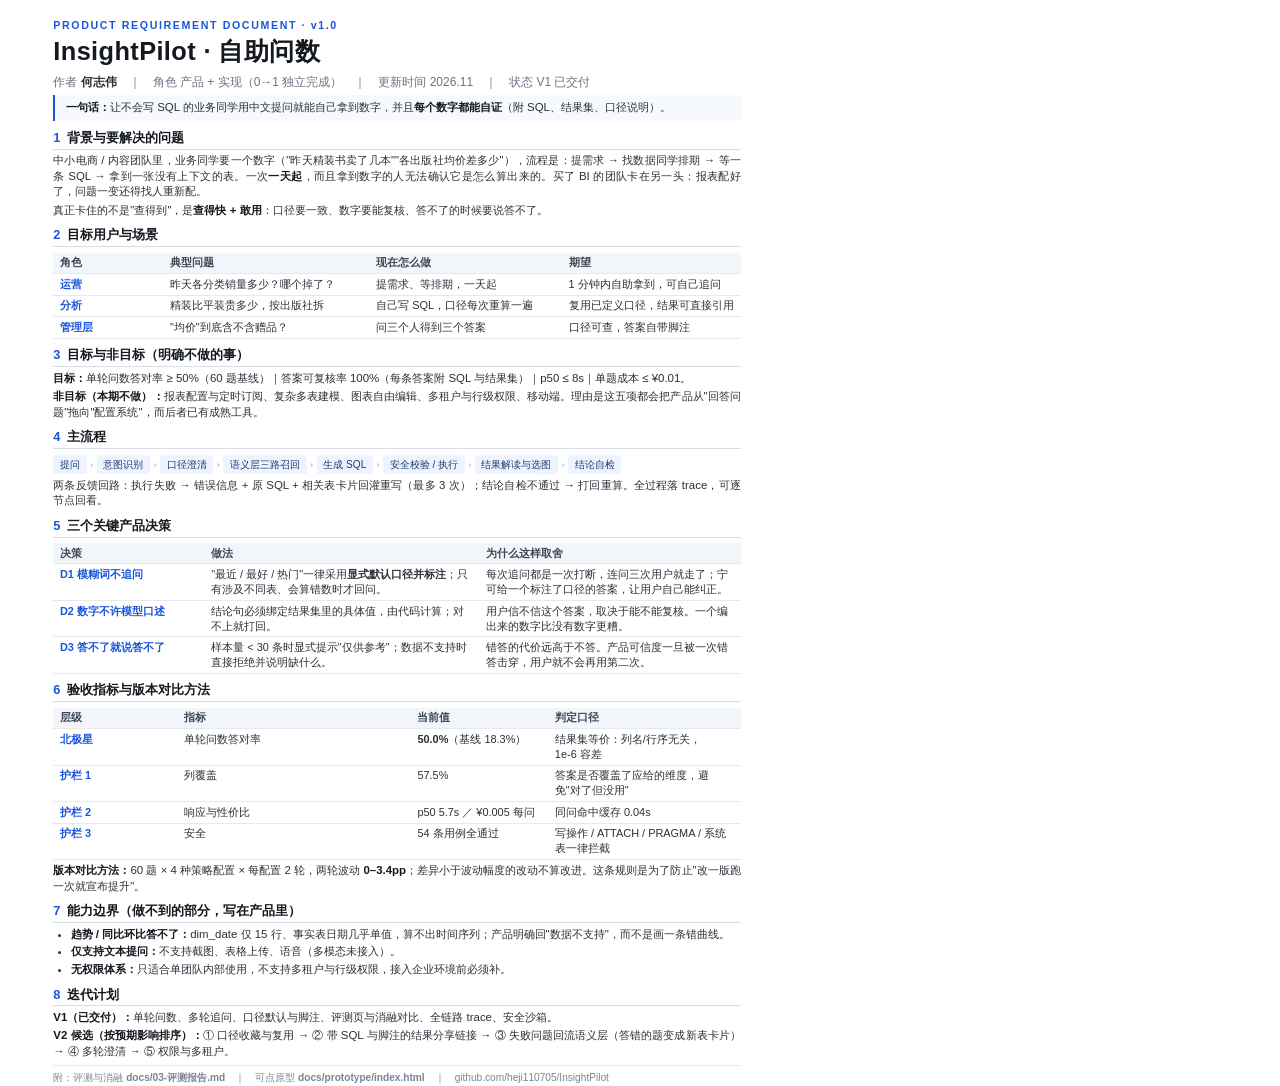
<file: docs/InsightPilot-PRD-v1.0.html>
<!DOCTYPE html>
<html lang="zh-CN">
<head>
<meta charset="utf-8">
<title>InsightPilot 自助问数 · PRD v1.0</title>
<style>
  @page { size: A4; margin: 0; }
  * { box-sizing: border-box; }
  html, body { margin: 0; padding: 0; background: #fff; }
  body { font-family: "Microsoft YaHei", "微软雅黑", sans-serif; color: #2b3038; -webkit-print-color-adjust: exact; print-color-adjust: exact; }
  .page { width: 595.5pt; padding: 14pt 40pt 0 40pt; }

  .kicker { font-size: 8pt; color: #1a56db; letter-spacing: 1.2pt; font-weight: 700; }
  h1 { font-size: 19pt; font-weight: 700; color: #14181f; margin: 3pt 0 0 0; letter-spacing: .3pt; }
  .sub { font-size: 9pt; color: #6b7280; margin-top: 4pt; }
  .sub b { color: #2b3038; font-weight: 700; }

  h2 { font-size: 9.6pt; font-weight: 700; color: #14181f; margin: 6.6pt 0 0 0; padding-bottom: 1.4pt; border-bottom: .9pt solid #d7dde5; }
  h2 .n { color: #1a56db; margin-right: 5pt; }
  p { font-size: 8.6pt; line-height: 11.7pt; margin: 2.4pt 0 0 0; text-align: justify; }
  p b { color: #14181f; }
  .lead { background: #f6f9fd; border-left: 2.2pt solid #1a56db; padding: 4pt 8pt; margin-top: 3pt; }

  table { width: 100%; border-collapse: collapse; margin-top: 4pt; }
  th, td { font-size: 8.2pt; line-height: 11.2pt; text-align: left; padding: 2.1pt 5pt; border-bottom: .5pt solid #e6eaef; vertical-align: top; }
  th { background: #f2f5f9; color: #3d4655; font-weight: 700; font-size: 8pt; }
  td.k { color: #1a56db; font-weight: 700; white-space: nowrap; }

  ol, ul { margin: 3pt 0 0 0; padding-left: 13pt; }
  li { font-size: 8.6pt; line-height: 11.9pt; margin-top: 1.2pt; text-align: justify; }
  li b { color: #14181f; }
  .flow { display: flex; align-items: center; margin-top: 4.5pt; flex-wrap: wrap; }
  .step { font-size: 7.6pt; color: #1a3a6b; background: #eef4ff; border-radius: 2pt; padding: 2pt 5pt; }
  .arrow { font-size: 7pt; color: #9aa5b1; margin: 0 2.6pt; }
  .foot { margin-top: 4pt; padding-top: 4pt; border-top: .6pt solid #e6eaef; font-size: 7.6pt; color: #7b8494; line-height: 11pt; }
</style>
</head>
<body>
<div class="page">
  <div class="kicker">PRODUCT REQUIREMENT DOCUMENT · v1.0</div>
  <h1>InsightPilot · 自助问数</h1>
  <div class="sub">作者 <b>何志伟</b>　｜　角色 产品 + 实现（0→1 独立完成）　｜　更新时间 2026.11　｜　状态 V1 已交付</div>

  <div class="lead">
    <p style="margin-top:0"><b>一句话：</b>让不会写 SQL 的业务同学用中文提问就能自己拿到数字，并且<b>每个数字都能自证</b>（附 SQL、结果集、口径说明）。</p>
  </div>

  <h2><span class="n">1</span>背景与要解决的问题</h2>
  <p>中小电商 / 内容团队里，业务同学要一个数字（"昨天精装书卖了几本""各出版社均价差多少"），流程是：提需求 → 找数据同学排期 → 等一条 SQL → 拿到一张没有上下文的表。一次<b>一天起</b>，而且拿到数字的人无法确认它是怎么算出来的。买了 BI 的团队卡在另一头：报表配好了，问题一变还得找人重新配。</p>
  <p>真正卡住的不是"查得到"，是<b>查得快 + 敢用</b>：口径要一致、数字要能复核、答不了的时候要说答不了。</p>

  <h2><span class="n">2</span>目标用户与场景</h2>
  <table>
    <tr><th style="width:16%">角色</th><th style="width:30%">典型问题</th><th style="width:28%">现在怎么做</th><th style="width:26%">期望</th></tr>
    <tr><td class="k">运营</td><td>昨天各分类销量多少？哪个掉了？</td><td>提需求、等排期，一天起</td><td>1 分钟内自助拿到，可自己追问</td></tr>
    <tr><td class="k">分析</td><td>精装比平装贵多少，按出版社拆</td><td>自己写 SQL，口径每次重算一遍</td><td>复用已定义口径，结果可直接引用</td></tr>
    <tr><td class="k">管理层</td><td>"均价"到底含不含赠品？</td><td>问三个人得到三个答案</td><td>口径可查，答案自带脚注</td></tr>
  </table>

  <h2><span class="n">3</span>目标与非目标（明确不做的事）</h2>
  <p><b>目标：</b>单轮问数答对率 ≥ 50%（60 题基线）｜答案可复核率 100%（每条答案附 SQL 与结果集）｜p50 ≤ 8s｜单题成本 ≤ ¥0.01。</p>
  <p><b>非目标（本期不做）：</b>报表配置与定时订阅、复杂多表建模、图表自由编辑、多租户与行级权限、移动端。理由是这五项都会把产品从"回答问题"拖向"配置系统"，而后者已有成熟工具。</p>

  <h2><span class="n">4</span>主流程</h2>
  <div class="flow">
    <span class="step">提问</span><span class="arrow">›</span><span class="step">意图识别</span><span class="arrow">›</span><span class="step">口径澄清</span><span class="arrow">›</span><span class="step">语义层三路召回</span><span class="arrow">›</span><span class="step">生成 SQL</span><span class="arrow">›</span><span class="step">安全校验 / 执行</span><span class="arrow">›</span><span class="step">结果解读与选图</span><span class="arrow">›</span><span class="step">结论自检</span>
  </div>
  <p>两条反馈回路：执行失败 → 错误信息 + 原 SQL + 相关表卡片回灌重写（最多 3 次）；结论自检不通过 → 打回重算。全过程落 trace，可逐节点回看。</p>

  <h2><span class="n">5</span>三个关键产品决策</h2>
  <table>
    <tr><th style="width:22%">决策</th><th style="width:40%">做法</th><th style="width:38%">为什么这样取舍</th></tr>
    <tr><td class="k">D1 模糊词不追问</td><td>"最近 / 最好 / 热门"一律采用<b>显式默认口径并标注</b>；只有涉及不同表、会算错数时才回问。</td><td>每次追问都是一次打断，连问三次用户就走了；宁可给一个标注了口径的答案，让用户自己能纠正。</td></tr>
    <tr><td class="k">D2 数字不许模型口述</td><td>结论句必须绑定结果集里的具体值，由代码计算；对不上就打回。</td><td>用户信不信这个答案，取决于能不能复核。一个编出来的数字比没有数字更糟。</td></tr>
    <tr><td class="k">D3 答不了就说答不了</td><td>样本量 &lt; 30 条时显式提示"仅供参考"；数据不支持时直接拒绝并说明缺什么。</td><td>错答的代价远高于不答。产品可信度一旦被一次错答击穿，用户就不会再用第二次。</td></tr>
  </table>

  <h2><span class="n">6</span>验收指标与版本对比方法</h2>
  <table>
    <tr><th style="width:18%">层级</th><th style="width:34%">指标</th><th style="width:20%">当前值</th><th style="width:28%">判定口径</th></tr>
    <tr><td class="k">北极星</td><td>单轮问数答对率</td><td><b>50.0%</b>（基线 18.3%）</td><td>结果集等价：列名/行序无关，<span style="white-space:nowrap">1e-6 容差</span></td></tr>
    <tr><td class="k">护栏 1</td><td>列覆盖</td><td>57.5%</td><td>答案是否覆盖了应给的维度，避免"对了但没用"</td></tr>
    <tr><td class="k">护栏 2</td><td>响应与性价比</td><td>p50 5.7s ／ ¥0.005 每问</td><td>同问命中缓存 0.04s</td></tr>
    <tr><td class="k">护栏 3</td><td>安全</td><td>54 条用例全通过</td><td>写操作 / ATTACH / PRAGMA / 系统表一律拦截</td></tr>
  </table>
  <p><b>版本对比方法：</b>60 题 × 4 种策略配置 × 每配置 2 轮，两轮波动 <b>0–3.4pp</b>；差异小于波动幅度的改动不算改进。这条规则是为了防止"改一版跑一次就宣布提升"。</p>

  <h2><span class="n">7</span>能力边界（做不到的部分，写在产品里）</h2>
  <ul>
    <li><b>趋势 / 同比环比答不了：</b><span style="white-space:nowrap">dim_date</span> 仅 15 行、事实表日期几乎单值，算不出时间序列；产品明确回"数据不支持"，而不是画一条错曲线。</li>
    <li><b>仅支持文本提问：</b>不支持截图、表格上传、语音（多模态未接入）。</li>
    <li><b>无权限体系：</b>只适合单团队内部使用，不支持多租户与行级权限，接入企业环境前必须补。</li>
  </ul>

  <h2><span class="n">8</span>迭代计划</h2>
  <p><b>V1（已交付）：</b>单轮问数、多轮追问、口径默认与脚注、评测页与消融对比、全链路 trace、安全沙箱。</p>
  <p><b>V2 候选（按预期影响排序）：</b>① 口径收藏与复用 → ② 带 SQL 与脚注的结果分享链接 → ③ 失败问题回流语义层（答错的题变成新表卡片）→ ④ 多轮澄清 → ⑤ 权限与多租户。</p>

  <div class="foot">附：评测与消融 <b>docs/03-评测报告.md</b>　｜　可点原型 <b>docs/prototype/index.html</b>　｜　github.com/heji110705/InsightPilot</div>
</div>
</body>
</html>
</file>
